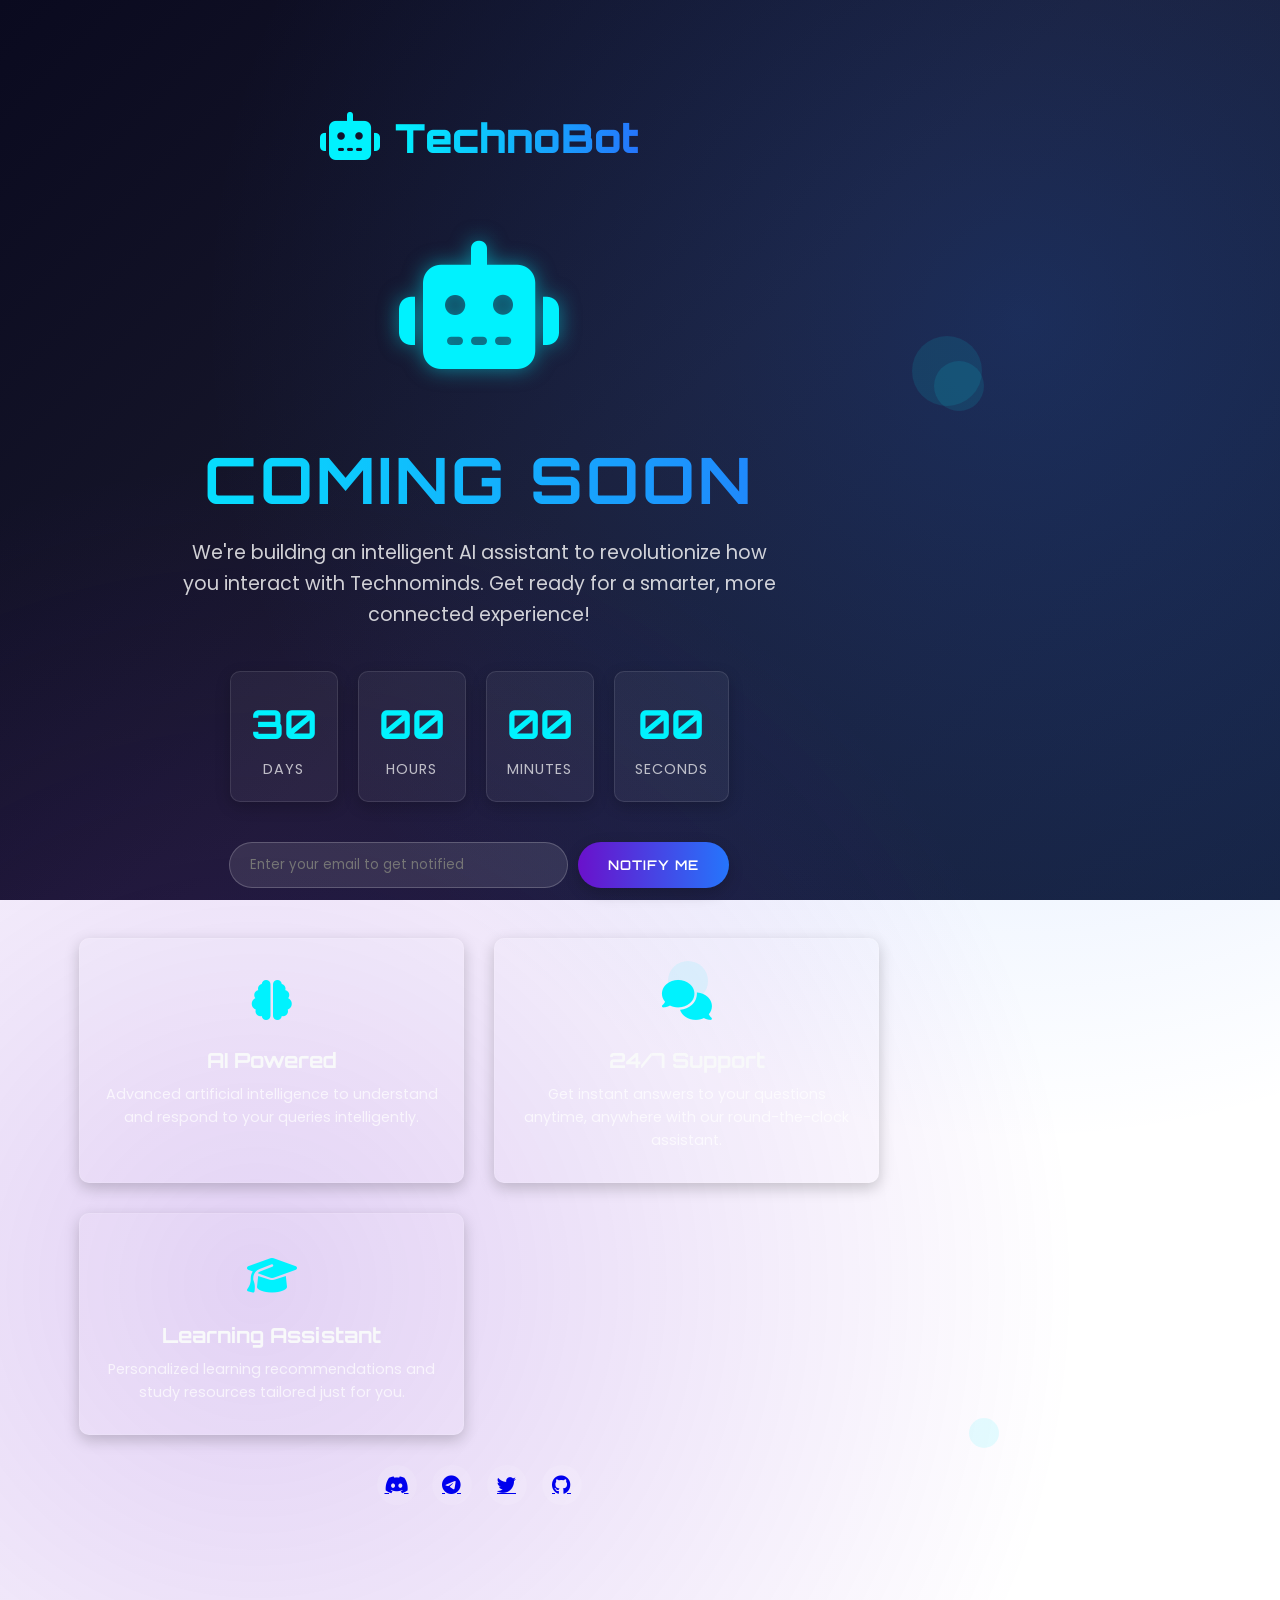
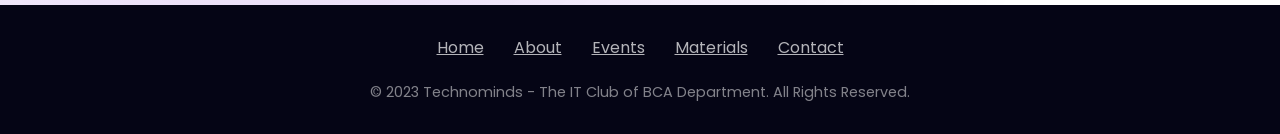
<file: bot.html>
<!DOCTYPE html>
<html lang="en">
<head>
    <meta charset="UTF-8">
    <meta name="viewport" content="width=device-width, initial-scale=1.0">
    <title>TechnoBot - Coming Soon | Technominds</title>
    <link rel="stylesheet" href="https://cdnjs.cloudflare.com/ajax/libs/font-awesome/6.4.0/css/all.min.css">
    <style>
         @import url("https://fonts.googleapis.com/css2?family=Orbitron:wght@400;700;900&family=Poppins:wght@300;400;500;600;700&display=swap");
        /* CSS Variables */
        :root {
            --primary: #6a11cb;
            --secondary: #2575fc;
            --accent: #00f2fe;
            --dark: #0a0a1f;
            --light: #f8f9fa;
            --success: #00d4aa;
            --warning: #ffc107;
            --danger: #dc3545;
            --transition: all 0.3s ease;
            --shadow: 0 5px 15px rgba(0, 0, 0, 0.2);
            --glow: 0 0 15px rgba(106, 17, 203, 0.5);
        }

        /* Base Styles */
        * {
            margin: 0;
            padding: 0;
            box-sizing: border-box;
        }

        html {
            scroll-behavior: smooth;
        }

        body {
            font-family: 'Poppins', sans-serif;
            line-height: 1.6;
            color: var(--light);
            background: linear-gradient(135deg, var(--dark) 0%, #1a1a2e 50%, #16213e 100%);
            overflow-x: hidden;
            background-attachment: fixed;
            min-height: 100vh;
            display: flex;
            flex-direction: column;
        }

        h1, h2, h3, h4, h5 {
            font-family: 'Orbitron', sans-serif;
            font-weight: 700;
            margin-bottom: 1rem;
            line-height: 1.2;
        }

        .container {
            width: 90%;
            max-width: 1200px;
            margin: 0 auto;
            padding: 0 15px;
        }

        .btn {
            display: inline-block;
            padding: 12px 30px;
            background: linear-gradient(to right, var(--primary), var(--secondary));
            color: white;
            border: none;
            border-radius: 30px;
            font-family: 'Orbitron', sans-serif;
            font-weight: 600;
            text-transform: uppercase;
            letter-spacing: 1px;
            cursor: pointer;
            transition: var(--transition);
            box-shadow: var(--shadow);
            position: relative;
            overflow: hidden;
            z-index: 1;
        }

        .btn::before {
            content: "";
            position: absolute;
            top: 0;
            left: -100%;
            width: 100%;
            height: 100%;
            background: linear-gradient(to right, var(--secondary), var(--primary));
            transition: var(--transition);
            z-index: -1;
        }

        .btn:hover::before {
            left: 0;
        }

        .btn:hover {
            transform: translateY(-3px);
            box-shadow: var(--glow);
        }

        /* Coming Soon Page Styles */
        .coming-soon {
            flex: 1;
            display: flex;
            align-items: center;
            justify-content: center;
            position: relative;
            overflow: hidden;
            padding: 100px 0;
        }

        .coming-soon::before {
            content: "";
            position: absolute;
            top: 0;
            left: 0;
            width: 100%;
            height: 100%;
            background: radial-gradient(circle at 20% 80%, rgba(106, 17, 203, 0.2) 0%, transparent 50%),
                        radial-gradient(circle at 80% 20%, rgba(37, 117, 252, 0.2) 0%, transparent 50%);
            z-index: -1;
        }

        .coming-soon-content {
            text-align: center;
            max-width: 800px;
            z-index: 2;
            position: relative;
        }

        .logo {
            display: flex;
            align-items: center;
            justify-content: center;
            gap: 15px;
            margin-bottom: 30px;
        }

        .logo-icon {
            font-size: 3rem;
            color: var(--accent);
        }

        .logo-text {
            font-family: 'Orbitron', sans-serif;
            font-size: 2.5rem;
            font-weight: 900;
            background: linear-gradient(to right, var(--accent), var(--secondary));
            -webkit-background-clip: text;
            background-clip: text;
            color: transparent;
        }

        .bot-icon {
            font-size: 8rem;
            color: var(--accent);
            margin-bottom: 30px;
            animation: float 3s ease-in-out infinite;
            text-shadow: 0 0 20px rgba(0, 242, 254, 0.5);
        }

        .coming-soon h1 {
            font-size: 4rem;
            background: linear-gradient(to right, var(--accent), var(--secondary));
            -webkit-background-clip: text;
            background-clip: text;
            color: transparent;
            margin-bottom: 20px;
            text-transform: uppercase;
            letter-spacing: 3px;
        }

        .coming-soon p {
            font-size: 1.2rem;
            margin-bottom: 40px;
            color: rgba(255, 255, 255, 0.8);
            max-width: 600px;
            margin-left: auto;
            margin-right: auto;
        }

        .countdown {
            display: flex;
            justify-content: center;
            gap: 20px;
            margin-bottom: 40px;
            flex-wrap: wrap;
        }

        .countdown-item {
            background: rgba(255, 255, 255, 0.05);
            border-radius: 10px;
            padding: 20px;
            min-width: 100px;
            box-shadow: var(--shadow);
            border: 1px solid rgba(255, 255, 255, 0.1);
            transition: var(--transition);
        }

        .countdown-item:hover {
            transform: translateY(-5px);
            box-shadow: var(--glow);
            border-color: rgba(0, 242, 254, 0.3);
        }

        .countdown-number {
            font-size: 2.5rem;
            font-weight: 700;
            color: var(--accent);
            font-family: 'Orbitron', sans-serif;
            display: block;
        }

        .countdown-label {
            font-size: 0.9rem;
            color: rgba(255, 255, 255, 0.7);
            text-transform: uppercase;
            letter-spacing: 1px;
        }

        .notify-form {
            display: flex;
            max-width: 500px;
            margin: 0 auto 40px;
            gap: 10px;
        }

        .notify-input {
            flex: 1;
            padding: 12px 20px;
            background: rgba(255, 255, 255, 0.1);
            border: 1px solid rgba(255, 255, 255, 0.2);
            border-radius: 30px;
            color: var(--light);
            font-family: 'Poppins', sans-serif;
            transition: var(--transition);
        }

        .notify-input:focus {
            outline: none;
            border-color: var(--accent);
            box-shadow: 0 0 0 2px rgba(0, 242, 254, 0.2);
        }

        .features {
            display: grid;
            grid-template-columns: repeat(auto-fit, minmax(250px, 1fr));
            gap: 30px;
            margin-top: 50px;
        }

        .feature {
            background: rgba(255, 255, 255, 0.05);
            border-radius: 10px;
            padding: 30px 20px;
            text-align: center;
            transition: var(--transition);
            box-shadow: var(--shadow);
            border: 1px solid rgba(255, 255, 255, 0.1);
        }

        .feature:hover {
            transform: translateY(-10px);
            box-shadow: var(--glow);
            border-color: rgba(0, 242, 254, 0.3);
        }

        .feature-icon {
            font-size: 2.5rem;
            color: var(--accent);
            margin-bottom: 15px;
        }

        .feature h3 {
            font-size: 1.3rem;
            margin-bottom: 10px;
            color: var(--light);
        }

        .feature p {
            font-size: 0.9rem;
            color: rgba(255, 255, 255, 0.7);
            margin-bottom: 0;
        }

        .social-links {
            display: flex;
            justify-content: center;
            gap: 15px;
            margin-top: 30px;
        }

        .social-links a {
            display: flex;
            align-items: center;
            justify-content: center;
            width: 40px;
            height: 40px;
            background: rgba(255, 255, 255, 0.1);
            border-radius: 50%;
            transition: var(--transition);
            font-size: 1.2rem;
        }

        .social-links a:hover {
            background: var(--accent);
            color: var(--dark);
            transform: translateY(-3px);
        }

        .floating-elements {
            position: absolute;
            width: 100%;
            height: 100%;
            top: 0;
            left: 0;
            pointer-events: none;
            z-index: 1;
        }

        .floating-element {
            position: absolute;
            background: rgba(0, 242, 254, 0.1);
            border-radius: 50%;
            animation: floatRandom 15s infinite linear;
        }

        .element-1 {
            width: 50px;
            height: 50px;
            top: 20%;
            left: 10%;
            animation-duration: 20s;
        }

        .element-2 {
            width: 30px;
            height: 30px;
            top: 60%;
            left: 80%;
            animation-duration: 25s;
        }

        .element-3 {
            width: 70px;
            height: 70px;
            top: 80%;
            left: 20%;
            animation-duration: 30s;
        }

        .element-4 {
            width: 40px;
            height: 40px;
            top: 40%;
            left: 70%;
            animation-duration: 18s;
        }

        /* Animations */
        @keyframes float {
            0% {
                transform: translateY(0);
            }
            50% {
                transform: translateY(-15px);
            }
            100% {
                transform: translateY(0);
            }
        }

        @keyframes floatRandom {
            0% {
                transform: translate(0, 0) rotate(0deg);
            }
            25% {
                transform: translate(50px, 50px) rotate(90deg);
            }
            50% {
                transform: translate(100px, 0) rotate(180deg);
            }
            75% {
                transform: translate(50px, -50px) rotate(270deg);
            }
            100% {
                transform: translate(0, 0) rotate(360deg);
            }
        }

        @keyframes pulse {
            0% {
                transform: scale(1);
                opacity: 1;
            }
            50% {
                transform: scale(1.05);
                opacity: 0.8;
            }
            100% {
                transform: scale(1);
                opacity: 1;
            }
        }

        .pulse {
            animation: pulse 2s infinite;
        }

        /* Footer */
        footer {
            background: #050515;
            padding: 30px 0;
            text-align: center;
            margin-top: auto;
        }

        .footer-links {
            display: flex;
            justify-content: center;
            gap: 30px;
            margin-bottom: 20px;
            flex-wrap: wrap;
        }

        .footer-links a {
            color: rgba(255, 255, 255, 0.7);
            transition: var(--transition);
        }

        .footer-links a:hover {
            color: var(--accent);
        }

        .copyright {
            color: rgba(255, 255, 255, 0.5);
            font-size: 0.9rem;
        }

        /* Responsive Styles */
        @media (max-width: 768px) {
            .coming-soon h1 {
                font-size: 2.5rem;
            }
            
            .bot-icon {
                font-size: 5rem;
            }
            
            .countdown {
                gap: 10px;
            }
            
            .countdown-item {
                min-width: 80px;
                padding: 15px 10px;
            }
            
            .countdown-number {
                font-size: 2rem;
            }
            
            .notify-form {
                flex-direction: column;
            }
            
            .features {
                grid-template-columns: 1fr;
            }
        }

        @media (max-width: 576px) {
            .coming-soon h1 {
                font-size: 2rem;
            }
            
            .logo-text {
                font-size: 1.8rem;
            }
            
            .logo-icon {
                font-size: 2rem;
            }
            
            .countdown-item {
                min-width: 70px;
            }
            
            .countdown-number {
                font-size: 1.5rem;
            }
        }
    </style>
</head>
<body>
    <!-- Coming Soon Section -->
    <section class="coming-soon">
        <div class="floating-elements">
            <div class="floating-element element-1"></div>
            <div class="floating-element element-2"></div>
            <div class="floating-element element-3"></div>
            <div class="floating-element element-4"></div>
        </div>
        
        <div class="container">
            <div class="coming-soon-content">
                <div class="logo">
                    <div class="logo-icon">
                        <i class="fas fa-robot"></i>
                    </div>
                    <div class="logo-text">TechnoBot</div>
                </div>
                
                <div class="bot-icon">
                    <i class="fas fa-robot pulse"></i>
                </div>
                
                <h1>Coming Soon</h1>
                <p>We're building an intelligent AI assistant to revolutionize how you interact with Technominds. Get ready for a smarter, more connected experience!</p>
                
                <div class="countdown">
                    <div class="countdown-item">
                        <span class="countdown-number" id="days">10</span>
                        <span class="countdown-label">Days</span>
                    </div>
                    <div class="countdown-item">
                        <span class="countdown-number" id="hours">00</span>
                        <span class="countdown-label">Hours</span>
                    </div>
                    <div class="countdown-item">
                        <span class="countdown-number" id="minutes">00</span>
                        <span class="countdown-label">Minutes</span>
                    </div>
                    <div class="countdown-item">
                        <span class="countdown-number" id="seconds">00</span>
                        <span class="countdown-label">Seconds</span>
                    </div>
                </div>
                
                <form class="notify-form" id="notifyForm">
                    <input type="email" class="notify-input" placeholder="Enter your email to get notified" required>
                    <button type="submit" class="btn">Notify Me</button>
                </form>
                
                <div class="features">
                    <div class="feature">
                        <div class="feature-icon">
                            <i class="fas fa-brain"></i>
                        </div>
                        <h3>AI Powered</h3>
                        <p>Advanced artificial intelligence to understand and respond to your queries intelligently.</p>
                    </div>
                    <div class="feature">
                        <div class="feature-icon">
                            <i class="fas fa-comments"></i>
                        </div>
                        <h3>24/7 Support</h3>
                        <p>Get instant answers to your questions anytime, anywhere with our round-the-clock assistant.</p>
                    </div>
                    <div class="feature">
                        <div class="feature-icon">
                            <i class="fas fa-graduation-cap"></i>
                        </div>
                        <h3>Learning Assistant</h3>
                        <p>Personalized learning recommendations and study resources tailored just for you.</p>
                    </div>
                </div>
                
                <div class="social-links">
                    <a href="#"><i class="fab fa-discord"></i></a>
                    <a href="#"><i class="fab fa-telegram"></i></a>
                    <a href="#"><i class="fab fa-twitter"></i></a>
                    <a href="#"><i class="fab fa-github"></i></a>
                </div>
            </div>
        </div>
    </section>
    
    <!-- Footer -->
    <footer>
        <div class="container">
            <div class="footer-links">
                <a href="index.html">Home</a>
                <a href="index.html#about">About</a>
                <a href="index.html#events">Events</a>
                <a href="material.html">Materials</a>
                <a href="index.html#contact">Contact</a>
            </div>
            <div class="copyright">
                <p>&copy; 2023 Technominds - The IT Club of BCA Department. All Rights Reserved.</p>
            </div>
        </div>
    </footer>

    <script>
        // Countdown Timer
        function updateCountdown() {
            // Set the launch date (example: 30 days from now)
            const launchDate = new Date();
            launchDate.setDate(launchDate.getDate() + 30);
            
            const now = new Date().getTime();
            const distance = launchDate - now;
            
            // Calculate days, hours, minutes, seconds
            const days = Math.floor(distance / (1000 * 60 * 60 * 24));
            const hours = Math.floor((distance % (1000 * 60 * 60 * 24)) / (1000 * 60 * 60));
            const minutes = Math.floor((distance % (1000 * 60 * 60)) / (1000 * 60));
            const seconds = Math.floor((distance % (1000 * 60)) / 1000);
            
            // Display the results
            document.getElementById("days").textContent = days.toString().padStart(2, '0');
            document.getElementById("hours").textContent = hours.toString().padStart(2, '0');
            document.getElementById("minutes").textContent = minutes.toString().padStart(2, '0');
            document.getElementById("seconds").textContent = seconds.toString().padStart(2, '0');
            
            // If the countdown is finished
            if (distance < 0) {
                clearInterval(countdownTimer);
                document.getElementById("days").textContent = "00";
                document.getElementById("hours").textContent = "00";
                document.getElementById("minutes").textContent = "00";
                document.getElementById("seconds").textContent = "00";
            }
        }
        
        // Update the countdown every second
        const countdownTimer = setInterval(updateCountdown, 1000);
        
        // Initial call
        updateCountdown();
        
        // Notification Form
        document.getElementById('notifyForm').addEventListener('submit', function(e) {
            e.preventDefault();
            const email = this.querySelector('input[type="email"]').value;
            
            // In a real application, you would send this to your server
            // For now, we'll just show a confirmation message
            alert(`Thank you! We'll notify you at ${email} when TechnoBot is launched.`);
            this.reset();
        });
        
        // Floating elements animation
        document.querySelectorAll('.floating-element').forEach(element => {
            // Randomize initial position and animation
            const randomX = Math.random() * 80 + 10; // 10% to 90%
            const randomY = Math.random() * 80 + 10;
            const randomDuration = Math.random() * 20 + 15; // 15s to 35s
            
            element.style.left = `${randomX}%`;
            element.style.top = `${randomY}%`;
            element.style.animationDuration = `${randomDuration}s`;
        });
    </script>
</body>
</html>
</file>
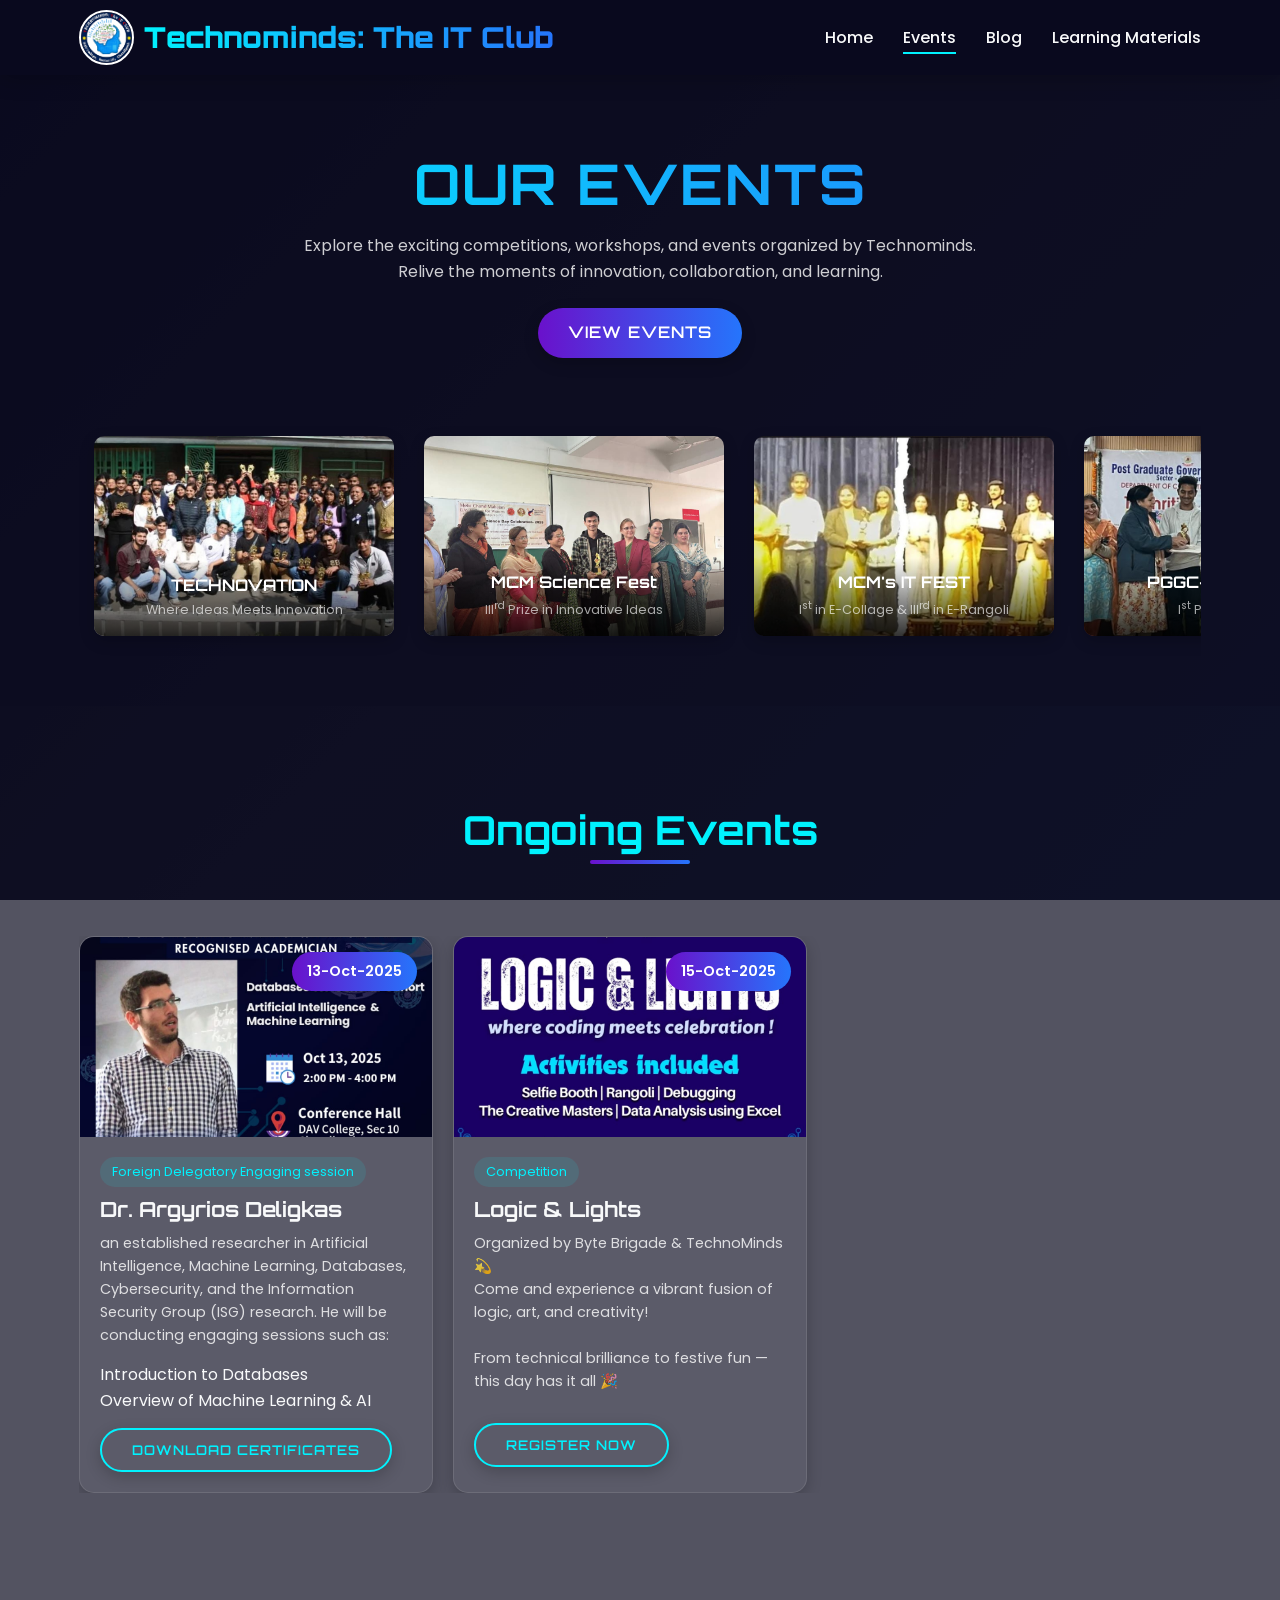
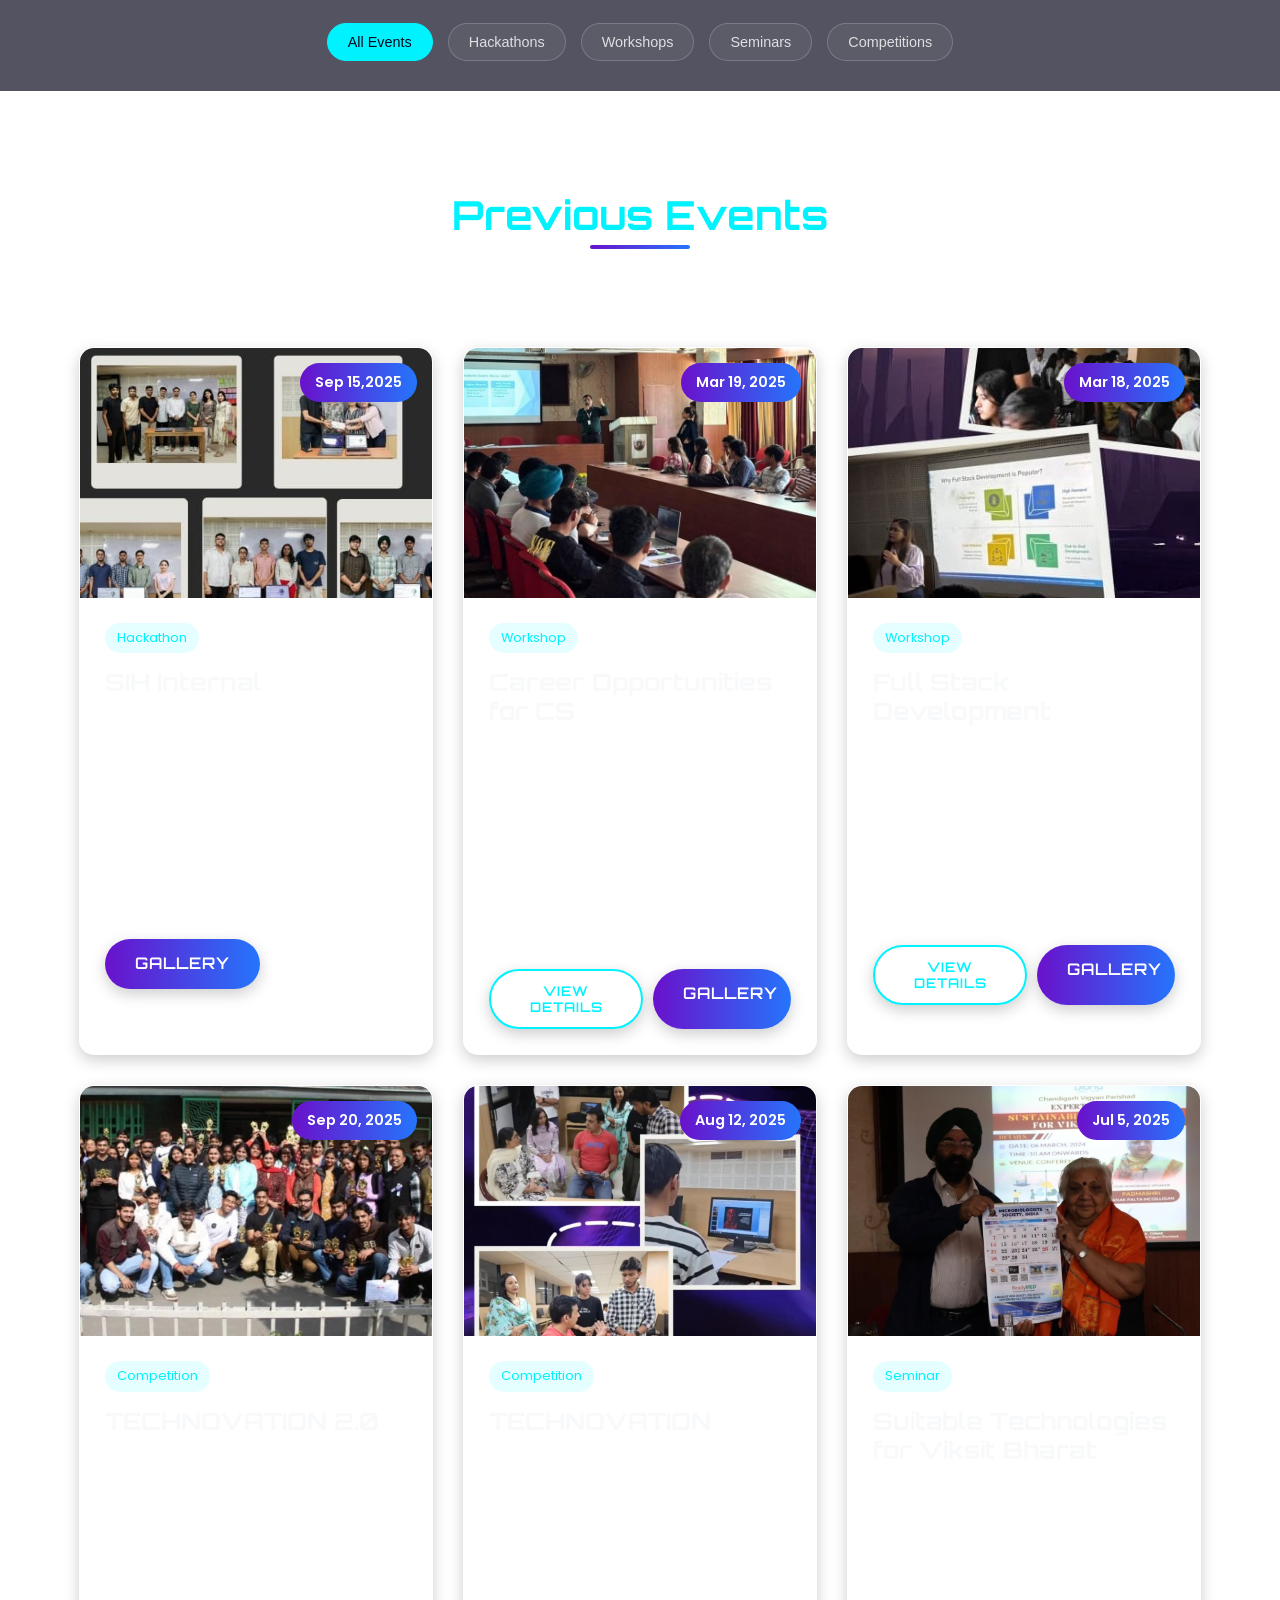
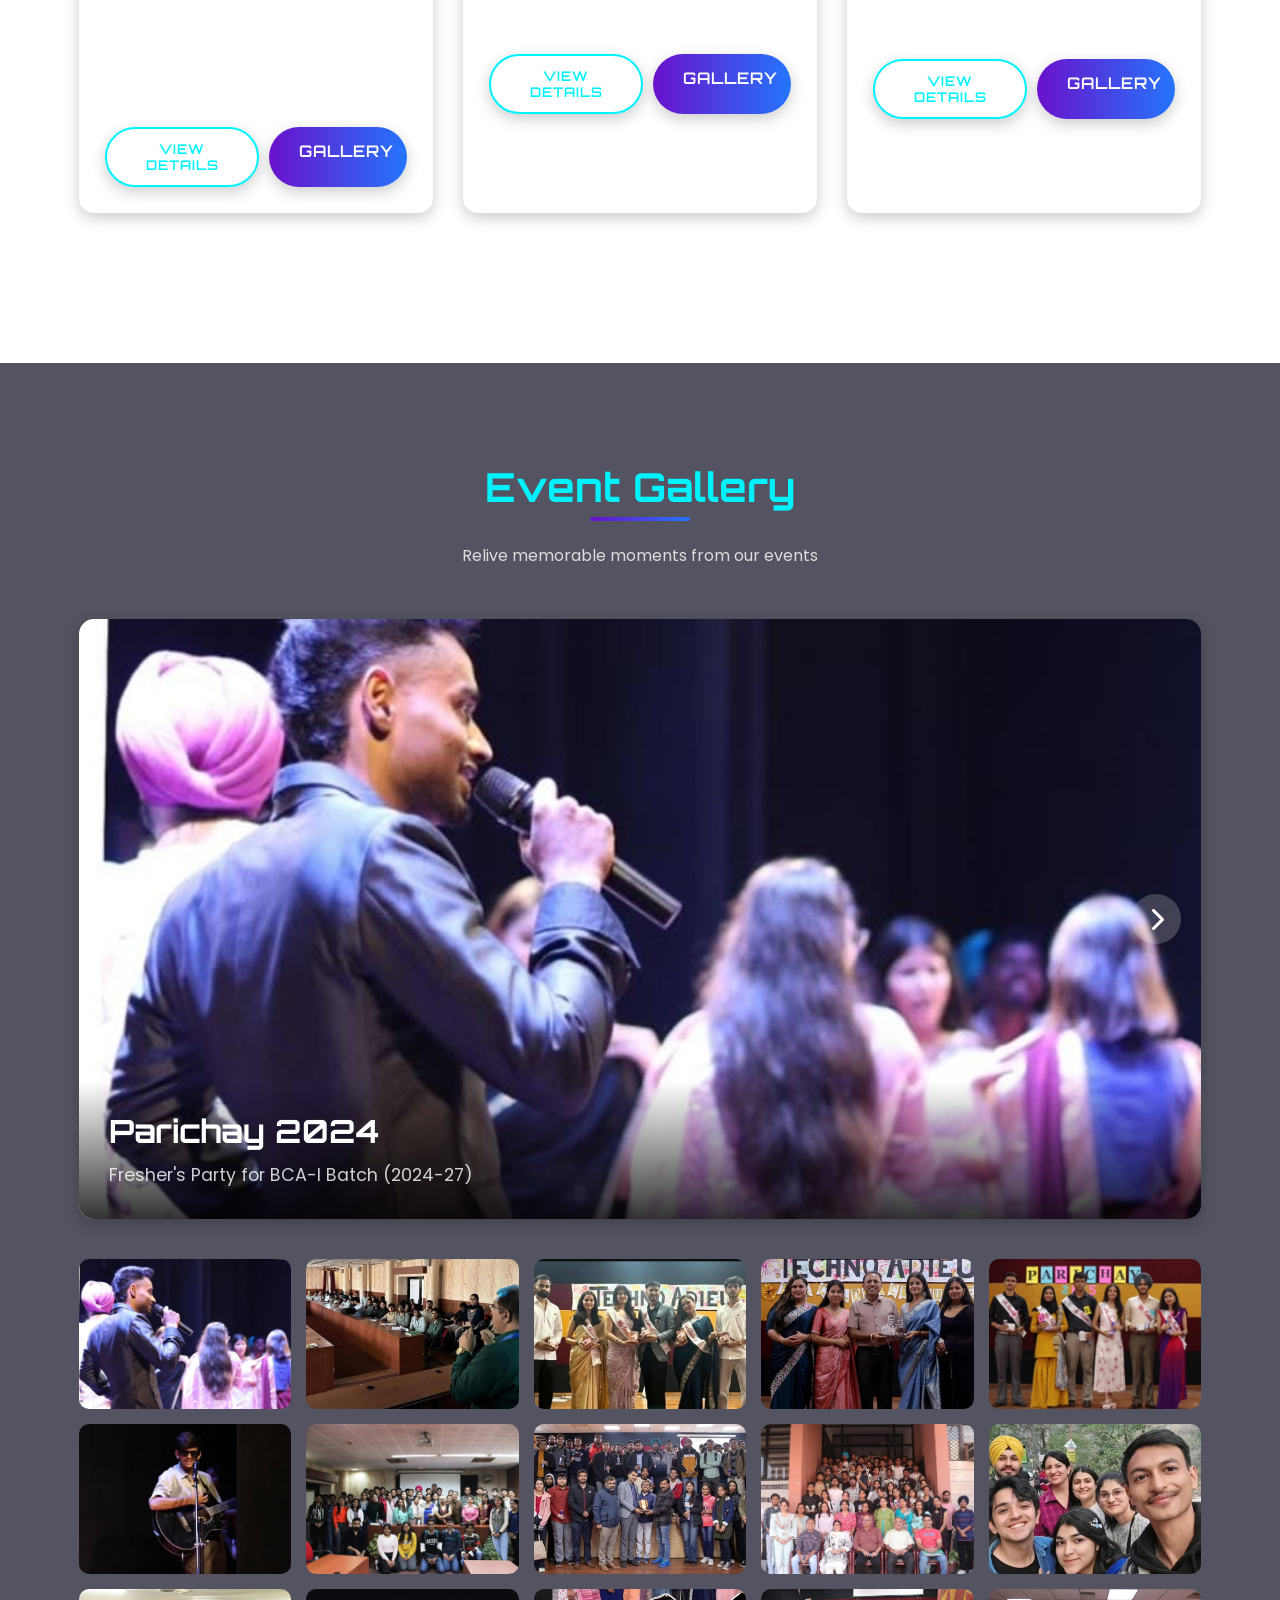
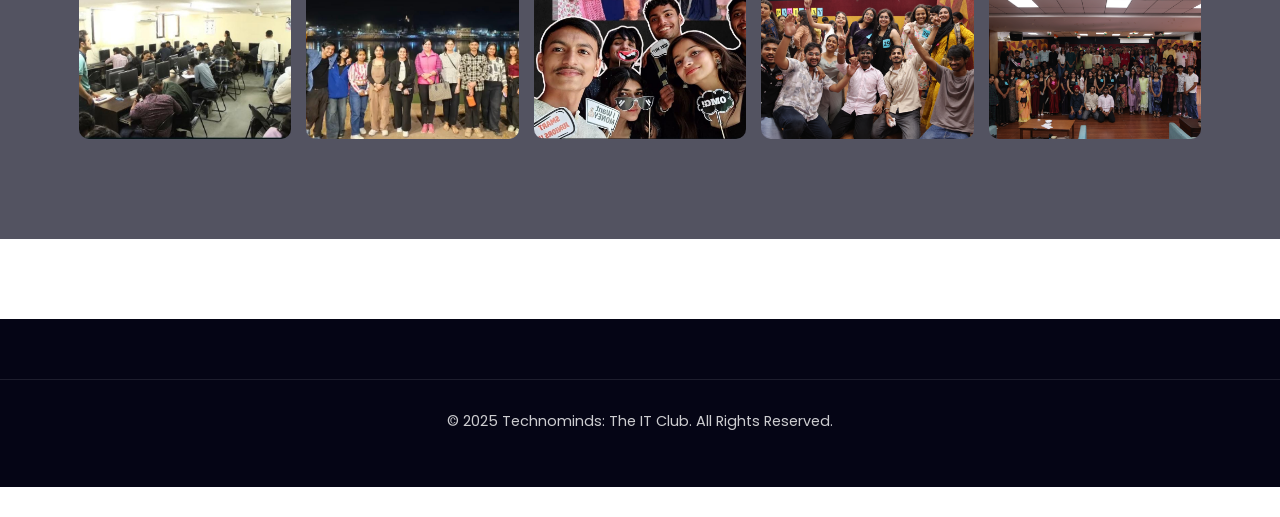
<file: events.html>
<!DOCTYPE html>
<html lang="en">
<head>
    <meta charset="UTF-8">
    <meta name="viewport" content="width=device-width, initial-scale=1.0">
    <title>Events - Technominds</title>
    <link rel="stylesheet" href="https://cdnjs.cloudflare.com/ajax/libs/font-awesome/6.4.0/css/all.min.css">
    <style>
        /* CSS Variables */
        @import url("https://fonts.googleapis.com/css2?family=Orbitron:wght@400;700;900&family=Poppins:wght@300;400;500;600;700&display=swap");
        :root {
            --primary: #6a11cb;
            --secondary: #2575fc;
            --accent: #00f2fe;
            --dark: #0a0a1f;
            --light: #f8f9fa;
            --success: #00d4aa;
            --warning: #ffc107;
            --danger: #dc3545;
            --transition: all 0.3s ease;
            --shadow: 0 5px 15px rgba(0, 0, 0, 0.2);
            --glow: 0 0 15px rgba(106, 17, 203, 0.5);
        }

        /* Base Styles */
        * {
            margin: 0;
            padding: 0;
            box-sizing: border-box;
        }

        html {
            scroll-behavior: smooth;
        }

        body {
            font-family: 'Poppins', sans-serif;
            line-height: 1.6;
            color: var(--light);
            background: linear-gradient(135deg, var(--dark) 0%, #1a1a2e 50%, #16213e 100%);
            overflow-x: hidden;
            background-attachment: fixed;
        }

        h1, h2, h3, h4, h5 {
            font-family: 'Orbitron', sans-serif;
            font-weight: 700;
            margin-bottom: 1rem;
            line-height: 1.2;
        }

        h1 {
            font-size: 3.5rem;
            background: linear-gradient(to right, var(--accent), var(--secondary));
            -webkit-background-clip: text;
            background-clip: text;
            color: transparent;
            text-transform: uppercase;
            letter-spacing: 2px;
        }

        h2 {
            font-size: 2.5rem;
            color: var(--accent);
            position: relative;
            display: inline-block;
            margin-bottom: 2rem;
        }

        h2::after {
            content: "";
            position: absolute;
            bottom: -10px;
            left: 0;
            width: 60px;
            height: 4px;
            background: linear-gradient(to right, var(--primary), var(--secondary));
            border-radius: 2px;
        }

        p {
            margin-bottom: 1.5rem;
            color: rgba(255, 255, 255, 0.8);
        }

        a {
            text-decoration: none;
            color: inherit;
            transition: var(--transition);
        }

        ul {
            list-style: none;
        }

        img {
            max-width: 100%;
            height: auto;
            display: block;
        }

        .container {
            width: 90%;
            max-width: 1200px;
            margin: 0 auto;
            padding: 0 15px;
        }

        .section {
            padding: 100px 0;
        }

        .btn {
            display: inline-block;
            padding: 12px 30px;
            background: linear-gradient(to right, var(--primary), var(--secondary));
            color: white;
            border: none;
            border-radius: 30px;
            font-family: 'Orbitron', sans-serif;
            font-weight: 600;
            text-transform: uppercase;
            letter-spacing: 1px;
            cursor: pointer;
            transition: var(--transition);
            box-shadow: var(--shadow);
            position: relative;
            overflow: hidden;
            z-index: 1;
        }

        .btn::before {
            content: "";
            position: absolute;
            top: 0;
            left: -100%;
            width: 100%;
            height: 100%;
            background: linear-gradient(to right, var(--secondary), var(--primary));
            transition: var(--transition);
            z-index: -1;
        }

        .btn:hover::before {
            left: 0;
        }

        .btn:hover {
            transform: translateY(-3px);
            box-shadow: var(--glow);
        }

        .btn-outline {
            background: transparent;
            border: 2px solid var(--accent);
            color: var(--accent);
        }

        .btn-outline:hover {
            background: var(--accent);
            color: var(--dark);
        }

        .section-title {
            text-align: center;
            margin-bottom: 50px;
        }

        .section-title h2 {
            display: inline-block;
        }

        .section-title h2::after {
            left: 50%;
            transform: translateX(-50%);
            width: 100px;
        }

        /* Header & Navigation */
        header {
            position: fixed;
            top: 0;
            left: 0;
            width: 100%;
            z-index: 1000;
            background: rgba(10, 10, 31, 0.95);
            backdrop-filter: blur(10px);
            box-shadow: 0 5px 20px rgba(0, 0, 0, 0.2);
            transition: var(--transition);
        }

        header.scrolled {
            background: rgba(10, 10, 31, 0.85);
        }

        .navbar {
            display: flex;
            justify-content: space-between;
            align-items: center;
            padding: 10px 0;
            transition: var(--transition);
        }

        header.scrolled .navbar {
            padding: 5px 0;
        }

        .logo {
            display: flex;
            align-items: center;
            gap: 10px;
        }

        .logo-img {
            height: 55px;
            width: 55px;
            border: 2px solid white;
            border-radius: 50%;
            object-fit: cover;
        }

        .logo-text {
            font-family: "Orbitron", sans-serif;
            font-size: 1.8rem;
            font-weight: 900;
            background: linear-gradient(to right, var(--accent), var(--secondary));
            -webkit-background-clip: text;
            background-clip: text;
            color: transparent;
        }

        .nav-links {
            display: flex;
            gap: 30px;
        }

        .nav-links a {
            font-weight: 500;
            position: relative;
            padding: 5px 0;
        }

        .nav-links a::after {
            content: "";
            position: absolute;
            bottom: 0;
            left: 0;
            width: 0;
            height: 2px;
            background: var(--accent);
            transition: var(--transition);
        }

        .nav-links a:hover::after,
        .nav-links a.active::after {
            width: 100%;
        }

        .menu-toggle {
            display: none;
            background: none;
            border: none;
            color: var(--light);
            font-size: 1.5rem;
            cursor: pointer;
            z-index: 1001;
        }

        /* Marquee Gallery Section - FIXED */
        .marquee-section {
            background: rgba(10, 10, 31, 0.8);
            overflow: hidden;
            text-align: center;
            position: relative;
            padding-top: 180px;
            padding-bottom: 50px;
            margin-top: -30px;
        }

        .marquee-container {
            position: relative;
            overflow: hidden;
            padding: 20px 0;
        }

        .marquee-track {
            display: flex;
            animation: marqueeScroll 40s linear infinite;
            width: max-content;
        }

        .marquee-item {
            flex: 0 0 auto;
            width: 300px;
            margin: 0 15px;
            border-radius: 10px;
            overflow: hidden;
            box-shadow: var(--shadow);
            transition: var(--transition);
            position: relative;
        }

        .marquee-item:hover {
            transform: translateY(-5px);
            box-shadow: var(--glow);
        }

        .marquee-item img {
            width: 100%;
            height: 200px;
            object-fit: cover;
            display: block;
        }

        .marquee-overlay {
            position: absolute;
            bottom: 0;
            left: 0;
            width: 100%;
            background: linear-gradient(to top, rgba(0,0,0,0.8), transparent);
            padding: 15px;
            color: white;
        }

        .marquee-overlay h4 {
            font-size: 1rem;
            margin-bottom: 5px;
        }

        .marquee-overlay p {
            font-size: 0.8rem;
            margin-bottom: 0;
            opacity: 0.8;
        }

        @keyframes marqueeScroll {
            0% {
                transform: translateX(0);
            }
            100% {
                transform: translateX(-50%);
            }
        }

        .marquee-container:hover .marquee-track {
            animation-play-state: paused;
        }

        /* Recent Wins Section */
        .recent-wins-section {
            background: rgba(10, 10, 31, 0.7);
        }

        .wins-container {
            position: relative;
            overflow: hidden;
        }

        .wins-track {
            display: flex;
            gap: 20px;
            transition: transform 0.5s ease;
        }

        .win-card {
            flex: 0 0 calc(33.333% - 20px);
            background: rgba(255, 255, 255, 0.05);
            border-radius: 15px;
            overflow: hidden;
            transition: var(--transition);
            box-shadow: var(--shadow);
            border: 1px solid rgba(255, 255, 255, 0.1);
        }

        .win-card:hover {
            transform: translateY(-10px);
            box-shadow: var(--glow);
            border-color: rgba(0, 242, 254, 0.3);
        }

        .win-image {
            height: 200px;
            overflow: hidden;
            position: relative;
        }

        .win-image img {
            width: 100%;
            height: 100%;
            object-fit: cover;
            transition: var(--transition);
        }

        .win-card:hover .win-image img {
            transform: scale(1.1);
        }

        .win-prize {
            position: absolute;
            top: 15px;
            right: 15px;
            background: linear-gradient(to right, var(--primary), var(--secondary));
            color: white;
            padding: 8px 15px;
            border-radius: 20px;
            font-size: 0.9rem;
            font-weight: 600;
        }

        .win-content {
            padding: 20px;
        }

        .win-event {
            display: inline-block;
            background: rgba(0, 242, 254, 0.1);
            color: var(--accent);
            padding: 5px 12px;
            border-radius: 15px;
            font-size: 0.8rem;
            margin-bottom: 10px;
        }

        .win-content h3 {
            font-size: 1.3rem;
            margin-bottom: 10px;
            color: var(--light);
        }

        .win-content p {
            font-size: 0.9rem;
            margin-bottom: 15px;
            color: rgba(255, 255, 255, 0.8);
        }

        .win-stats {
            display: flex;
            justify-content: space-between;
            margin-bottom: 15px;
            font-size: 0.9rem;
            color: rgba(255, 255, 255, 0.6);
        }

        .win-stat {
            display: flex;
            align-items: center;
            gap: 5px;
        }

        .win-actions {
            display: flex;
            gap: 10px;
        }

        .wins-nav {
            display: flex;
            justify-content: center;
            gap: 15px;
            margin-top: 30px;
        }

        .wins-nav button {
            background: rgba(255, 255, 255, 0.1);
            border: none;
            color: white;
            width: 40px;
            height: 40px;
            border-radius: 50%;
            cursor: pointer;
            font-size: 1.2rem;
            transition: var(--transition);
        }

        .wins-nav button:hover {
            background: var(--accent);
            color: var(--dark);
        }

        /* Events Filter */
        .events-filter {
            background: rgba(10, 10, 31, 0.7);
            padding: 30px 0;
            position: sticky;
            top: 80px;
            z-index: 100;
        }

        .filter-options {
            display: flex;
            justify-content: center;
            flex-wrap: wrap;
            gap: 15px;
        }

        .filter-btn {
            padding: 10px 20px;
            background: rgba(255, 255, 255, 0.05);
            border: 1px solid rgba(255, 255, 255, 0.2);
            border-radius: 30px;
            color: rgba(255, 255, 255, 0.8);
            cursor: pointer;
            transition: var(--transition);
            font-size: 0.9rem;
        }

        .filter-btn.active,
        .filter-btn:hover {
            background: var(--accent);
            color: var(--dark);
            border-color: var(--accent);
        }

        /* Events Grid */
        .events-grid {
            display: grid;
            grid-template-columns: repeat(auto-fill, minmax(350px, 1fr));
            gap: 30px;
            margin-bottom: 50px;
        }

        .event-card {
            background: rgba(255, 255, 255, 0.05);
            border-radius: 15px;
            overflow: hidden;
            transition: var(--transition);
            box-shadow: var(--shadow);
            border: 1px solid rgba(255, 255, 255, 0.1);
        }

        .event-card:hover {
            transform: translateY(-10px);
            box-shadow: var(--glow);
            border-color: rgba(0, 242, 254, 0.3);
        }

        .event-image {
            height: 250px;
            overflow: hidden;
            position: relative;
        }

        .event-image img {
            width: 100%;
            height: 100%;
            object-fit: cover;
            transition: var(--transition);
        }

        .event-card:hover .event-image img {
            transform: scale(1.1);
        }

        .event-date {
            position: absolute;
            top: 15px;
            right: 15px;
            background: linear-gradient(to right, var(--primary), var(--secondary));
            color: white;
            padding: 8px 15px;
            border-radius: 20px;
            font-size: 0.9rem;
            font-weight: 600;
        }

        .event-content {
            padding: 25px;
        }

        .event-category {
            display: inline-block;
            background: rgba(0, 242, 254, 0.1);
            color: var(--accent);
            padding: 5px 12px;
            border-radius: 15px;
            font-size: 0.8rem;
            margin-bottom: 15px;
        }

        .event-content h3 {
            font-size: 1.5rem;
            margin-bottom: 10px;
            color: var(--light);
        }

        .event-content p {
            font-size: 0.95rem;
            margin-bottom: 20px;
            color: rgba(255, 255, 255, 0.8);
        }

        .event-stats {
            display: flex;
            justify-content: space-between;
            margin-bottom: 20px;
            font-size: 0.9rem;
            color: rgba(255, 255, 255, 0.6);
        }

        .event-stat {
            display: flex;
            align-items: center;
            gap: 5px;
        }

        .event-actions {
            display: flex;
            gap: 10px;
        }

        /* Enhanced Gallery Section */
        .gallery-section {
            background: rgba(10, 10, 31, 0.7);
            position: relative;
            overflow: hidden;
        }

        .gallery-slideshow {
            position: relative;
            width: 100%;
            height: 600px;
            overflow: hidden;
            border-radius: 15px;
            box-shadow: var(--shadow);
        }

        .slideshow-container {
            width: 100%;
            height: 100%;
            position: relative;
        }

        .slide {
            position: absolute;
            top: 0;
            left: 0;
            width: 100%;
            height: 100%;
            opacity: 0;
            transition: opacity 1s ease-in-out;
            display: flex;
            align-items: center;
            justify-content: center;
        }

        .slide.active {
            opacity: 1;
        }

        .slide img {
            width: 100%;
            height: 100%;
            object-fit: cover;
        }

        .slide-overlay {
            position: absolute;
            bottom: 0;
            left: 0;
            width: 100%;
            background: linear-gradient(to top, rgba(0,0,0,0.8), transparent);
            padding: 30px;
            color: white;
        }

        .slide-overlay h3 {
            font-size: 2rem;
            margin-bottom: 10px;
        }

        .slide-overlay p {
            font-size: 1.1rem;
            margin-bottom: 0;
            max-width: 80%;
        }

        .gallery-nav {
            position: absolute;
            top: 50%;
            transform: translateY(-50%);
            width: 100%;
            display: flex;
            justify-content: space-between;
            padding: 0 20px;
            z-index: 10;
        }

        .gallery-nav button {
            background: rgba(255, 255, 255, 0.2);
            border: none;
            color: white;
            width: 50px;
            height: 50px;
            border-radius: 50%;
            cursor: pointer;
            font-size: 1.5rem;
            transition: var(--transition);
            display: flex;
            align-items: center;
            justify-content: center;
        }

        .gallery-nav button:hover {
            background: var(--accent);
            color: var(--dark);
        }

        .gallery-dots {
            display: flex;
            justify-content: center;
            gap: 10px;
            margin-top: 20px;
        }

        .dot {
            width: 12px;
            height: 12px;
            border-radius: 50%;
            background: rgba(255, 255, 255, 0.3);
            cursor: pointer;
            transition: var(--transition);
        }

        .dot.active {
            background: var(--accent);
            transform: scale(1.2);
        }

        /* Gallery Grid for Thumbnails */
        .gallery-grid {
            display: grid;
            grid-template-columns: repeat(auto-fill, minmax(200px, 1fr));
            gap: 15px;
            margin-top: 40px;
        }

        .gallery-item {
            border-radius: 10px;
            overflow: hidden;
            height: 150px;
            position: relative;
            cursor: pointer;
            transition: var(--transition);
        }

        .gallery-item:hover {
            transform: scale(1.05);
            box-shadow: var(--glow);
        }

        .gallery-item img {
            width: 100%;
            height: 100%;
            object-fit: cover;
        }

        .gallery-item-overlay {
            position: absolute;
            bottom: 0;
            left: 0;
            width: 100%;
            background: linear-gradient(to top, rgba(0,0,0,0.8), transparent);
            padding: 10px;
            transform: translateY(100%);
            transition: var(--transition);
        }

        .gallery-item:hover .gallery-item-overlay {
            transform: translateY(0);
        }

        .gallery-item-overlay h4 {
            font-size: 0.9rem;
            margin-bottom: 3px;
        }

        .gallery-item-overlay p {
            font-size: 0.7rem;
            margin-bottom: 0;
            color: rgba(255, 255, 255, 0.8);
        }

        /* Footer */
        footer {
            background: #050515;
            padding: 60px 0 30px;
            margin-top: 80px;
        }

        .footer-content {
            display: grid;
            grid-template-columns: repeat(3, 1fr);
            gap: 40px;
            margin-bottom: 40px;
        }

        .footer-col h3 {
            font-size: 1.3rem;
            margin-bottom: 20px;
            color: var(--accent);
        }

        .footer-col p {
            margin-bottom: 20px;
        }

        .footer-links li {
            margin-bottom: 10px;
        }

        .footer-links a {
            color: rgba(255, 255, 255, 0.7);
            transition: var(--transition);
        }

        .footer-links a:hover {
            color: var(--accent);
            padding-left: 5px;
        }

        .social-links {
            display: flex;
            gap: 15px;
            margin-top: 20px;
        }

        .social-links a {
            display: flex;
            align-items: center;
            justify-content: center;
            width: 40px;
            height: 40px;
            background: rgba(255, 255, 255, 0.1);
            border-radius: 50%;
            transition: var(--transition);
        }

        .social-links a:hover {
            background: var(--accent);
            color: var(--dark);
            transform: translateY(-5px);
        }

        .copyright {
            text-align: center;
            padding-top: 30px;
            border-top: 1px solid rgba(255, 255, 255, 0.1);
            color: rgba(255, 255, 255, 0.5);
            font-size: 0.9rem;
        }

        /* Responsive Styles */
        @media (max-width: 1200px) {
            .container {
                width: 95%;
            }
            
            .win-card {
                flex: 0 0 calc(50% - 20px);
            }
            
            .gallery-slideshow {
                height: 500px;
            }
        }

        @media (max-width: 992px) {
            h1 {
                font-size: 3rem;
            }

            h2 {
                font-size: 2rem;
            }

            .footer-content {
                grid-template-columns: repeat(2, 1fr);
            }
            
            .events-grid {
                grid-template-columns: repeat(auto-fill, minmax(300px, 1fr));
            }
            
            .gallery-slideshow {
                height: 400px;
            }
            
            .slide-overlay h3 {
                font-size: 1.5rem;
            }
            
            .slide-overlay p {
                font-size: 1rem;
                max-width: 90%;
            }
        }

        @media (max-width: 768px) {
            .menu-toggle {
                display: block;
            }

            .nav-links {
                position: fixed;
                top: 80px;
                left: -100%;
                width: 100%;
                height: calc(100vh - 80px);
                background: rgba(10, 10, 31, 0.95);
                flex-direction: column;
                align-items: center;
                justify-content: flex-start;
                padding-top: 50px;
                transition: var(--transition);
                z-index: 999;
            }

            .nav-links.active {
                left: 0;
            }

            .section {
                padding: 80px 0;
            }
            
            .marquee-section {
                padding-top: 140px;
                padding-bottom: 30px;
            }

            .events-grid {
                grid-template-columns: 1fr;
            }
            
            .win-card {
                flex: 0 0 100%;
            }

            .gallery-grid {
                grid-template-columns: repeat(2, 1fr);
            }

            .footer-content {
                grid-template-columns: 1fr;
                gap: 30px;
            }
            
            .event-actions {
                flex-direction: column;
            }
            
            .event-actions .btn {
                width: 100%;
                text-align: center;
            }
            
            .filter-options {
                gap: 10px;
            }
            
            .filter-btn {
                padding: 8px 15px;
                font-size: 0.8rem;
            }
            
            .marquee-item {
                width: 250px;
            }
            
            .event-image {
                height: 200px;
            }

            .gallery-slideshow {
                height: 300px;
            }
            
            .gallery-nav button {
                width: 40px;
                height: 40px;
                font-size: 1.2rem;
            }
            
            .slide-overlay {
                padding: 20px;
            }
            
            .slide-overlay h3 {
                font-size: 1.3rem;
            }
            
            .slide-overlay p {
                font-size: 0.9rem;
                max-width: 100%;
            }
        }

        @media (max-width: 576px) {
            .gallery-grid{
                display: none;
            }
 
            .section {
            padding: 60px 0;
            }

            h1 {
                font-size: 2.2rem;
            }

            h2 {
                font-size: 1.8rem;
            }
            
            .section-title h2::after {
                width: 80px;
            }

            .marquee-section {
                padding-top: 120px;
            }
            
            .marquee-item {
                width: 200px;
                margin: 0 10px;
            }
            
            .marquee-item img {
                height: 150px;
            }

            .gallery-grid {
                grid-template-columns: 1fr;
            }
            
            .event-stats {
                flex-direction: column;
                gap: 10px;
            }
            
            .logo-text {
                font-size: 1.1rem;
            }
            
            .logo-img {
                height: 50px;
                width: 50px;
            }
            
            .gallery-slideshow {
                height: 250px;
            }
            
            .gallery-nav button {
                width: 35px;
                height: 35px;
                font-size: 1rem;
            }
            
            .slide-overlay {
                padding: 15px;
            }
            
            .slide-overlay h3 {
                font-size: 1.1rem;
            }
            
            .slide-overlay p {
                font-size: 0.8rem;
            }
        }
        
        @media (max-width: 400px) {
            h1 {
                font-size: 1.8rem;
            }
            
            h2 {
                font-size: 1.5rem;
            }
            
            .btn {
                padding: 10px 20px;
                font-size: 0.9rem;
            }
            
            .events-grid {
                grid-template-columns: 1fr;
            }
            
            .marquee-item {
                width: 180px;
            }
            
            .event-content {
                padding: 20px;
            }
            
            .event-content h3 {
                font-size: 1.3rem;
            }
            
            .footer-col h3 {
                font-size: 1.1rem;
            }
            
            .gallery-slideshow {
                height: 200px;
            }
        }
    </style>
</head>
<body>
    <!-- Header -->
    <header>
        <div class="container">
            <nav class="navbar">
                <a href="index.html" class="logo">
                    <img src="tm_logo.png" class="logo-img" alt="Technominds Logo">
                    <div class="logo-text">Technominds: The IT Club</div>
                </a>

                <ul class="nav-links">
                    <li><a href="index.html">Home</a></li>
                    <li><a href="events.html" class="active">Events</a></li>
                    <li><a href="blog.html">Blog</a></li>
                    <li><a href="material.html">Learning Materials</a></li>
                    <!-- <li><a href="bot.html">Career Bot</a></li> -->
                </ul>

                <button class="menu-toggle">
                    <i class="fas fa-bars"></i>
                </button>
            </nav>
        </div>
    </header>

    <!-- Marquee Gallery Section -->
    <section class="marquee-section">
        <div class="container">
            <div class="section-title">
                <h1>Our Events</h1>
                <p>Explore the exciting competitions, workshops, and events organized by Technominds. <br>Relive the moments of innovation, collaboration, and learning.</p>
                <a href="#events" class="btn">View Events</a>
            </div>
            
            <div class="marquee-container">
                <div class="marquee-track">
                    <div class="marquee-item">
                        <img src="win0.jpg">
                        <div class="marquee-overlay">
                            <h4>TECHNOVATION</h4>
                            <p>Where Ideas Meets Innovation</p>
                        </div>
                    </div>

                    <div class="marquee-item">
                        <img src="win1.jpg">
                        <div class="marquee-overlay">
                            <h4>MCM Science Fest</h4>
                            <p>III<sup>rd</sup> Prize in Innovative Ideas</p>
                        </div>
                    </div>

                    <div class="marquee-item">
                        <img src="win2.jpg">
                        <div class="marquee-overlay">
                            <h4>MCM's IT FEST</h4>
                            <p>I<sup>st</sup> in E-Collage & III<sup>rd</sup> in E-Rangoli</p>
                        </div>
                    </div>

                    <div class="marquee-item">
                        <img src="win3.jpg">
                        <div class="marquee-overlay">
                            <h4>PGGC-46's IT FEST</h4>
                            <p>I<sup>st</sup> Prize in Rangoli</p>
                        </div>
                    </div>

                    <div class="marquee-item">
                        <img src="win4.jpg">
                        <div class="marquee-overlay">
                            <h4>PGGC-46's IT FEST</h4>
                            <p>II<sup>nd</sup> Prize in IT Quiz</p>
                        </div>
                    </div>

                    <div class="marquee-item">
                        <img src="win5.jpg">
                        <div class="marquee-overlay">
                            <h4>PGGC-42's IT FEST</h4>
                            <p>II<sup>nd</sup> Prize in Debugging</p>
                        </div>
                    </div>

                     <div class="marquee-item">
                        <img src="win6.jpeg">
                        <div class="marquee-overlay">
                            <h4>PGGC-46's DIGITRADE</h4>
                            <p>I<sup>st</sup>Prize in Pitch The Investor</p>
                        </div>
                    </div>

                    <div class="marquee-item">
                        <img src="win7.jpeg">
                        <div class="marquee-overlay">
                            <h4>PU's IT FEST</h4>
                            <p>III<sup>rd</sup>Prize in IT Quiz</p>
                        </div>
                    </div>

                    <div class="marquee-item">
                        <img src="win8.jpeg">
                        <div class="marquee-overlay">
                            <h4>PU's IT FEST</h4>
                            <p>II<sup>nd</sup>Prize in Startup Pitch</p>
                        </div>
                    </div>

                    <div class="marquee-item">
                        <img src="win9.jpeg">
                        <div class="marquee-overlay">
                            <h4>PU's IT FEST</h4>
                            <p>I<sup>st</sup>Prize in Poster Making</p>
                        </div>
                    </div>

                    <div class="marquee-item">
                        <img src="win10.jpeg">
                        <div class="marquee-overlay">
                            <h4>PU's IT FEST</h4>
                            <p>II<sup>nd</sup>Prize in Rangoli Making</p>
                        </div>
                    </div>

                    <div class="marquee-item">
                        <img src="win11.jpeg">
                        <div class="marquee-overlay">
                            <h4>PU's IT FEST</h4>
                            <p>II<sup>nd</sup>Prize in Video Making</p>
                        </div>
                    </div>

                    <div class="marquee-item">
                        <img src="win12.jpeg">
                        <div class="marquee-overlay">
                            <h4>PGGC-46's DIGITRADE</h4>
                            <p>III<sup>rd</sup>Prize in Web Design</p>
                        </div>
                    </div>

                    <!-- Duplicate for seamless loop -->
                    <div class="marquee-item">
                        <img src="win0.jpg">
                        <div class="marquee-overlay">
                            <h4>TECHNOVATION</h4>
                            <p>Where Ideas Meets Innovation</p>
                        </div>
                    </div>

                    <div class="marquee-item">
                        <img src="win1.jpg">
                        <div class="marquee-overlay">
                            <h4>MCM Science Fest</h4>
                            <p>III<sup>rd</sup> Prize in Innovative Ideas</p>
                        </div>
                    </div>

                    <div class="marquee-item">
                        <img src="win2.jpg">
                        <div class="marquee-overlay">
                            <h4>MCM's IT FEST</h4>
                            <p>I<sup>st</sup> in E-Collage & III<sup>rd</sup> in E-Rangoli</p>
                        </div>
                    </div>

                    <div class="marquee-item">
                        <img src="win3.jpg">
                        <div class="marquee-overlay">
                            <h4>PGGC-46's IT FEST</h4>
                            <p>I<sup>st</sup> Prize in Rangoli</p>
                        </div>
                    </div>

                    <div class="marquee-item">
                        <img src="win4.jpg">
                        <div class="marquee-overlay">
                            <h4>PGGC-46's IT FEST</h4>
                            <p>II<sup>nd</sup> Prize in IT Quiz</p>
                        </div>
                    </div>

                    <div class="marquee-item">
                        <img src="win5.jpg">
                        <div class="marquee-overlay">
                            <h4>PGGC-42's IT FEST</h4>
                            <p>II<sup>nd</sup> Prize in Debugging</p>
                        </div>
                    </div>

                     <div class="marquee-item">
                        <img src="win6.jpeg">
                        <div class="marquee-overlay">
                            <h4>PGGC-46's DIGITRADE</h4>
                            <p>I<sup>st</sup>Prize in Pitch The Investor</p>
                        </div>
                    </div>

                    <div class="marquee-item">
                        <img src="win7.jpeg">
                        <div class="marquee-overlay">
                            <h4>PU's IT FEST</h4>
                            <p>III<sup>rd</sup>Prize in IT Quiz</p>
                        </div>
                    </div>

                    <div class="marquee-item">
                        <img src="win8.jpeg">
                        <div class="marquee-overlay">
                            <h4>PU's IT FEST</h4>
                            <p>II<sup>nd</sup>Prize in Startup Pitch</p>
                        </div>
                    </div>

                    <div class="marquee-item">
                        <img src="win9.jpeg">
                        <div class="marquee-overlay">
                            <h4>PU's IT FEST</h4>
                            <p>I<sup>st</sup>Prize in Poster Making</p>
                        </div>
                    </div>

                    <div class="marquee-item">
                        <img src="win10.jpeg">
                        <div class="marquee-overlay">
                            <h4>PU's IT FEST</h4>
                            <p>II<sup>nd</sup>Prize in Rangoli Making</p>
                        </div>
                    </div>

                    <div class="marquee-item">
                        <img src="win11.jpeg">
                        <div class="marquee-overlay">
                            <h4>PU's IT FEST</h4>
                            <p>II<sup>nd</sup>Prize in Video Making</p>
                        </div>
                    </div>

                    <div class="marquee-item">
                        <img src="win12.jpeg">
                        <div class="marquee-overlay">
                            <h4>PGGC-46's DIGITRADE</h4>
                            <p>III<sup>rd</sup>Prize in Web Design</p>
                        </div>
                    </div>
                </div>
            </div>
        </div>
    </section>

    <!-- Ongoing Events Section -->
    <section id="recent-wins" class="section recent-wins-section">
        <div class="container">
            <div class="section-title">
                <h2>Ongoing Events</h2>
            </div>
            
            <div class="wins-container">
                <div class="wins-track">
                    <!-- Win 1 -->
                    <div class="win-card">
                        <div class="win-image">
                            <img src="session.jpg" alt="session">
                            <div class="win-prize">13-Oct-2025</div>
                        </div>
                        <div class="win-content">
                            <span class="win-event">Foreign Delegatory Engaging session</span>
                            <h3>Dr. Argyrios Deligkas</h3>
                            <p>an established researcher in Artificial Intelligence, Machine Learning, Databases, Cybersecurity, and the Information Security Group (ISG) research. He will be conducting engaging sessions such as:

                                <ul>
                                <li>Introduction to Databases</li>
                                <li>Overview of Machine Learning & AI</li>
                            </ul></p>
                            <!-- <div class="win-stats">
                                <div class="win-stat">
                                    <i class="fas fa-user-graduate"></i> Rohan Sharma
                                </div>
                                <div class="win-stat">
                                    <i class="fas fa-calendar"></i> Nov 2023
                                </div>
                            </div> -->
                            <div class="win-actions">
                                <a href="misc.html"><button class="btn btn-outline">Download Certificates</button></a>
                            </div>
                        </div>
                    </div>
                    
                    <!-- Win 2 -->
                    <div class="win-card">
                        <div class="win-image">
                            <img src="logiclight.jpg" alt="logiclight">
                            <div class="win-prize">15-Oct-2025</div>
                        </div>
                        <div class="win-content">
                            <span class="win-event">Competition</span>
                            <h3>Logic & Lights</h3>
                            <p>Organized by Byte Brigade & TechnoMinds 💫 
                                <br>Come and experience a vibrant fusion of logic, art, and creativity! 
                                <br><br>From technical brilliance to festive fun — this day has it all 🎉
                            </p>
                            <div class="win-stats">
                                <div class="win-stat">
                                    <!-- <i class="fas fa-user-graduate"></i> Priya Patel -->
                                </div>
                                <div class="win-stat">
                                    <!-- <i class="fas fa-calendar"></i> Oct 2023 -->
                                </div>
                            </div>
                            <div class="win-actions">
                                <a href="https://forms.gle/WVuHAjkdMXdyuYPx5"><button class="btn btn-outline">Register Now</button></a>
                            </div>
                        </div>
                    </div>
                </div>
                
                <!-- <div class="wins-nav">
                    <button id="prevWin"><i class="fas fa-chevron-left"></i></button>
                    <button id="nextWin"><i class="fas fa-chevron-right"></i></button>
                </div> -->
            </div>
        </div>
    </section>

    <!-- Events Filter -->
    <section class="events-filter">
        <div class="container">
            <div class="filter-options">
                <button class="filter-btn active" data-filter="all">All Events</button>
                <button class="filter-btn" data-filter="hackathon">Hackathons</button>
                <button class="filter-btn" data-filter="workshop">Workshops</button>
                <button class="filter-btn" data-filter="seminar">Seminars</button>
                <button class="filter-btn" data-filter="competition">Competitions</button>
            </div>
        </div>
    </section>

    <!-- Previous Events Section -->
    <section id="events" class="section">
        <div class="container">
            <div class="section-title">
                <h2>Previous Events</h2>
                <p>Relive the moments of innovation and excellence</p>
            </div>

            <div class="events-grid">
                <!-- Event 1 -->
                <div class="event-card" data-category="hackathon">
                    <div class="event-image">
                        <img src="sih.jpg" alt="CodeHack 2023">
                        <div class="event-date">Sep 15,2025</div>
                    </div>
                    <div class="event-content">
                        <span class="event-category">Hackathon</span>
                        <h3>SIH Internal</h3>
                        <p>Internal Hackathon focusing on innovative solutions for Real life issues using technology. Participants developed amazing projects addressing real-world problem statements.</p>
                        <div class="event-stats">
                            <div class="event-stat">
                                <i class="fas fa-users"></i> 30+ Participants
                            </div>
                            <div class="event-stat">
                                <i class="fas fa-trophy"></i>I (Oblivion Syntax) II (Fantastic 4)
                            </div>
                        </div>
                        <div class="event-actions">
                            <!-- <button class="btn btn-outline view-details-btn" data-event="CodeHack 2023">View Details</button> -->
                            <a href="#gallery" class="btn">Gallery</a>
                        </div>
                    </div>
                </div>

                <!-- Event 2 -->
                <div class="event-card" data-category="workshop">
                    <div class="event-image">
                        <img src="carreopt.jpg" alt="Career Workshop">
                        <div class="event-date">Mar 19, 2025</div>
                    </div>
                    <div class="event-content">
                        <span class="event-category">Workshop</span>
                        <h3>Career Opportunities for CS </h3>
                        <p>Making the right decision on academic and career choices is critical for success. Career counseling can help a student in making informed choices to build a successful career. Keeping in view the same, TechnoMinds organized a workshop on "Career Opportunities"</p>
                        <div class="event-stats">
                            <div class="event-stat">
                                <i class="fas fa-users"></i> 40+ Participants
                            </div>
                            <!-- <div class="event-stat">
                                <i class="fas fa-clock"></i> 2 Days
                            </div> -->
                        </div>
                        <div class="event-actions">
                            <a href="https://www.instagram.com/p/DHcuM2Mv8vd/?img_index=1&igsh=b2VrYmY4MDJwMmQ3"><button class="btn btn-outline view-details-btn" data-event="Web Dev Workshop">View Details</button></a>
                            <a href="#gallery" class="btn">Gallery</a>
                        </div>
                    </div>
                </div>

                <!-- Event 3 -->
                <div class="event-card" data-category="workshop">
                    <div class="event-image">
                        <img src="fullstack.jpg" alt="AI & ML Seminar">
                        <div class="event-date">Mar 18, 2025</div>
                    </div>
                    <div class="event-content">
                        <span class="event-category">Workshop</span>
                        <h3>Full Stack Development</h3>
                        <p>The Department of Computer Science Applications & IT at DAV College, Sector 10, Chandigarh, organized an insightful Full Stack Development workshop on 18th March 2025 for BSc (CS) and BCA students.</p>
                        <div class="event-stats">
                            <div class="event-stat">
                                <i class="fas fa-users"></i> 50+ Attendees
                            </div>
                            <div class="event-stat">
                                <i class="fas fa-chalkboard-teacher"></i>
                            </div>
                        </div>
                        <div class="event-actions">
                            <a href="https://www.instagram.com/p/DHWevVGzZi5/?img_index=3&igsh=ZGtheW9rdzFidHp3"><button class="btn btn-outline view-details-btn" data-event="Full Stack">View Details</button></a>
                            <a href="#gallery" class="btn">Gallery</a>
                        </div>
                    </div>
                </div>

                <!-- Event 4 -->
                <div class="event-card" data-category="competition">
                    <div class="event-image">
                        <img src="Technovation2.O.jpg" alt="Technovation 2.0">
                        <div class="event-date">Sep 20, 2025</div>
                    </div>
                    <div class="event-content">
                        <span class="event-category">Competition</span>
                        <h3>TECHNOVATION 2.0</h3>
                        <p>A dynamic event celebrating creativity and technological excellence. With an impressive participation of 186 students, the event featured exhilarating competitions such as Web-O-Mania, Code Debugging, Crossword Puzzle, and a Technical Quiz, showcasing talent and problem-solving skills.</p>
                        <div class="event-stats">
                            <div class="event-stat">
                                <i class="fas fa-users"></i> 150+ Participants
                            </div>
                            <div class="event-stat">
                                <i class="fas fa-trophy"></i> 11 Winners
                            </div>
                        </div>
                        <div class="event-actions">
                            <a href="https://www.instagram.com/p/DGqPqnYtWAP/?igsh=MWcwc29yZjZ2Y2lqcg=="><button class="btn btn-outline view-details-btn" data-event="Code Wars 2023">View Details</button></a>
                            <a href="#gallery" class="btn">Gallery</a>
                        </div>
                    </div>
                </div>

                <!-- Event 5 -->
                <div class="event-card" data-category="competition">
                    <div class="event-image">
                        <img src="Technovation.jpg" alt="competition">
                        <div class="event-date">Aug 12, 2025</div>
                    </div>
                    <div class="event-content">
                        <span class="event-category">Competition</span>
                        <h3>TECHNOVATION</h3>
                        <p>DAV College buzzed with innovation and creativity as Techno Minds - The IT Club, in association with @infomaths.coursedu, hosted an unforgettable #Technovation2K24, filled with technology and talent!</p>
                        <div class="event-stats">
                            <div class="event-stat">
                                <i class="fas fa-users"></i> 20+ Participants
                            </div>
                            <div class="event-stat">
                                <i class="fas fa-trophy"></i>15 Winners
                            </div>
                        </div>
                        <div class="event-actions">
                            <a href="https://www.instagram.com/p/DBs-94RvFi9/?img_index=2&igsh=ZGhlM2swdWs4eGU3"><button class="btn btn-outline view-details-btn" data-event="UI/UX Design Workshop">View Details</button></a>
                            <a href="#gallery" class="btn">Gallery</a>
                        </div>
                    </div>
                </div>

                <!-- Event 6 -->
                <div class="event-card" data-category="seminar">
                    <div class="event-image">
                        <img src="viksitBh.jpg" alt="Innovate Hackathon">
                        <div class="event-date">Jul 5, 2025</div>
                    </div>
                    <div class="event-content">
                        <span class="event-category">Seminar</span>
                        <h3>Suitable Technologies for Viksit Bharat</h3>
                        <p>36-hour hackathon challenging participants to create innovative solutions for educational technology. Teams developed apps and platforms to enhance learning.</p>
                        <div class="event-stats">
                            <div class="event-stat">
                                <i class="fas fa-users"></i> 40+ Participants
                            </div>
                        </div>
                        <div class="event-actions">
                            <a href="https://www.instagram.com/p/DAI-Jh7ts-H/?igsh=MWJxbjF2aGlsaDF2Zg=="><button class="btn btn-outline view-details-btn" data-event="Innovate Hackathon">View Details</button></a>
                            <a href="#gallery" class="btn">Gallery</a>
                        </div>
                    </div>
                </div>
            </div>
        </div>
    </section>

    <!-- Enhanced Gallery Section -->
    <section id="gallery" class="section gallery-section">
        <div class="container">
            <div class="section-title">
                <h2>Event Gallery</h2>
                <p>Relive memorable moments from our events</p>
            </div>

            <div class="gallery-slideshow">
                <div class="slideshow-container">
                    <!-- Slide 1 -->
                    <div class="slide active">
                        <img src="1.jpg" alt="CodeHack 2023">
                        <div class="slide-overlay">
                            <h3>Parichay 2024</h3>
                            <p>Fresher's Party for BCA-I Batch (2024-27)</p>
                        </div>
                    </div>
                    
                    <!-- Slide 2 -->
                    <div class="slide">
                        <img src="2.jpg" alt="Web Dev Workshop">
                        <div class="slide-overlay">
                            <h3>Career Guidance Workshop</h3>
                            <p>Career counseling workshop for BCA & BSc(CS) graduates</p>
                        </div>
                    </div>
                    
                    <!-- Slide 3 -->
                    <div class="slide">
                        <img src="3.jpg" alt="AI & ML Seminar">
                        <div class="slide-overlay">
                            <h3>TechnoAdieu'25</h3>
                            <p>Farewell Party for BCA Batch (2022-25)</p>
                        </div>
                    </div>
                    
                    <!-- Slide 4 -->
                    <div class="slide">
                        <img src="4.jpg" alt="Code Wars 2023">
                        <div class="slide-overlay">
                            <h3>TechnoAdieu'25</h3>
                            <p>Farewell Party for BCA Batch (2022-25)</p>
                        </div>
                    </div>
                    
                    <!-- Slide 5 -->
                    <div class="slide">
                        <img src="5.jpg" alt="UI/UX Design Workshop">
                        <div class="slide-overlay">
                            <h3>Parichay 2025</h3>
                            <p>Fresher's Party for BCA-I Batch (2025-28)</p>
                        </div>
                    </div>
                    
                    <!-- Slide 6 -->
                    <div class="slide">
                        <img src="6.jpg" alt="Innovate Hackathon">
                        <div class="slide-overlay">
                            <h3>Parichay 2024</h3>
                            <p>Fresher's Party for BCA-I Batch (2024-27)</p>
                        </div>
                    </div>
                    
                    <!-- Slide 7 -->
                    <div class="slide">
                        <img src="7.jpg" alt="Innovate Hackathon">
                        <div class="slide-overlay">
                            <h3>Seminar</h3>
                            <p>Suitable Technologies for Viksit Bharat</p>
                        </div>
                    </div>
                    
                    <!-- Slide 8 -->
                    <div class="slide">
                        <img src="8.jpg" alt="Innovate Hackathon">
                        <div class="slide-overlay">
                            <h3>Workshop</h3>
                            <p>Career Guidance for CAT Examination.</p>
                        </div>
                    </div>
                    
                    <!-- Slide 9 -->
                    <div class="slide">
                        <img src="9.jpg" alt="Innovate Hackathon">
                        <div class="slide-overlay">
                            <h3>BCA Group</h3>
                        </div>
                    </div>
                    
                    <!-- Slide 10 -->
                    <div class="slide">
                        <img src="10.jpg" alt="Innovate Hackathon">
                        <div class="slide-overlay">
                            <h3>Trip to Rishikesh</h3>
                            <p>Official BCA Department One-day Trip</p>
                        </div>
                    </div>
                    
                    <!-- Slide 11 -->
                    <div class="slide">
                        <img src="11.jpg" alt="Innovate Hackathon">
                        <div class="slide-overlay">
                            <h3>TECHNOVATION 2.O</h3>
                            <p>Debugging Competition</p>
                        </div>
                    </div>
                    
                    <!-- Slide 12 -->
                    <div class="slide">
                        <img src="12.jpg" alt="Innovate Hackathon">
                        <div class="slide-overlay">
                            <h3>Trip to Rishikesh</h3>
                            <p>Official BCA Department One-day Trip</p>
                        </div>
                    </div>
                    
                    <!-- Slide 13 -->
                    <div class="slide">
                        <img src="13.jpg" alt="Innovate Hackathon">
                        <div class="slide-overlay">
                            <h3>TechnoAdieu 2025</h3>
                            <p>Farewell Party for BCA Batch (2022-25)</p>
                        </div>
                    </div>
                    
                    <!-- Slide 14 -->
                    <div class="slide">
                        <img src="14.png" alt="Innovate Hackathon">
                        <div class="slide-overlay">
                            <h3>Parichay 2025</h3>
                            <p>Fresher's Party for BCA-I Batch (2025-28)</p>
                        </div>
                    </div>
                    
                    <!-- Slide 15 -->
                    <div class="slide">
                        <img src="15.png" alt="Innovate Hackathon">
                        <div class="slide-overlay">
                            <h3>Parichay 2025</h3>
                            <p>Fresher's Party for BCA-I Batch (2025-28)</p>
                        </div>
                    </div>
                </div>
                
                <div class="gallery-nav">
                    <button id="prevSlide"><i class="fas fa-chevron-left"></i></button>
                    <button id="nextSlide"><i class="fas fa-chevron-right"></i></button>
                </div>
                
                <div class="gallery-dots">
                    <span class="dot active" data-slide="0"></span>
                    <span class="dot" data-slide="1"></span>
                    <span class="dot" data-slide="2"></span>
                    <span class="dot" data-slide="3"></span>
                    <span class="dot" data-slide="4"></span>
                    <span class="dot" data-slide="5"></span>
                    <span class="dot" data-slide="6"></span>
                    <span class="dot" data-slide="7"></span>
                    <span class="dot" data-slide="8"></span>
                    <span class="dot" data-slide="9"></span>
                    <span class="dot" data-slide="10"></span>
                    <span class="dot" data-slide="11"></span>
                    <span class="dot" data-slide="12"></span>
                    <span class="dot" data-slide="13"></span>
                    <span class="dot" data-slide="14"></span>
                </div>
            </div>
            
            <!-- Thumbnail Grid -->
            <div class="gallery-grid">
                <!-- Thumbnail 1 -->
                <div class="gallery-item" data-slide="0">
                    <img src="1.jpg">
                </div>

                <!-- Thumbnail 2 -->
                <div class="gallery-item" data-slide="1">
                    <img src="2.jpg">
                </div>

                <!-- Thumbnail 3 -->
                <div class="gallery-item" data-slide="2">
                    <img src="3.jpg">
                </div>

                <!-- Thumbnail 4 -->
                <div class="gallery-item" data-slide="3">
                    <img src="4.jpg">
                </div>

                <!-- Thumbnail 5 -->
                <div class="gallery-item" data-slide="4">
                    <img src="5.jpg">
                </div>

                <!-- Thumbnail 6 -->
                <div class="gallery-item" data-slide="5">
                    <img src="6.jpg">
                </div>

                <!-- Thumbnail 7 -->
                <div class="gallery-item" data-slide="6">
                    <img src="7.jpg">
                </div>

                <!-- Thumbnail 8 -->
                <div class="gallery-item" data-slide="7">
                    <img src="8.jpg">
                </div>

                <!-- Thumbnail 9 -->
                <div class="gallery-item" data-slide="8">
                    <img src="9.jpg">
                </div>

                <!-- Thumbnail 10 -->
                <div class="gallery-item" data-slide="9">
                    <img src="10.jpg">
                </div>

                <!-- Thumbnail 11 -->
                <div class="gallery-item" data-slide="10">
                    <img src="11.jpg">
                </div>

                <!-- Thumbnail 12 -->
                <div class="gallery-item" data-slide="11">
                    <img src="12.jpg">
                </div>

                <!-- Thumbnail 13 -->
                <div class="gallery-item" data-slide="12">
                    <img src="13.jpg">
                </div>

                <!-- Thumbnail 14 -->
                <div class="gallery-item" data-slide="13">
                    <img src="14.png">
                </div>

                <!-- Thumbnail 15 -->
                <div class="gallery-item" data-slide="14">
                    <img src="15.png">
                </div>
            </div>
        </div>
    </section>

    <footer>
            <div class="copyright">
                <p>
                    &copy; 2025 Technominds: The IT Club. All Rights Reserved.
                </p>
            </div>
    </footer>

    <script>
        // Mobile menu toggle
        document.querySelector(".menu-toggle").addEventListener("click", function () {
            document.querySelector(".nav-links").classList.toggle("active");
        });

        // Close menu when clicking on a link
        document.querySelectorAll(".nav-links a").forEach((link) => {
            link.addEventListener("click", () => {
                document.querySelector(".nav-links").classList.remove("active");
            });
        });

        // Header scroll effect
        window.addEventListener("scroll", function () {
            const header = document.querySelector("header");
            if (window.scrollY > 50) {
                header.classList.add("scrolled");
            } else {
                header.classList.remove("scrolled");
            }
        });

        // Event filtering - Updated to exclude upcoming events
        const filterButtons = document.querySelectorAll('.filter-btn');
        // Only select previous event cards (ones with data-category attribute)
        const eventCards = document.querySelectorAll('.event-card[data-category]');

        filterButtons.forEach(button => {
            button.addEventListener('click', () => {
                // Remove active class from all buttons
                filterButtons.forEach(btn => btn.classList.remove('active'));
                
                // Add active class to clicked button
                button.classList.add('active');
                
                const filterValue = button.getAttribute('data-filter');
                
                // Show/hide only previous event cards based on filter
                eventCards.forEach(card => {
                    if (filterValue === 'all' || card.getAttribute('data-category') === filterValue) {
                        card.style.display = 'block';
                    } else {
                        card.style.display = 'none';
                    }
                });
                
                // Upcoming events (without data-category) remain always visible
                const upcomingEvents = document.querySelectorAll('.event-card:not([data-category])');
                upcomingEvents.forEach(event => {
                    event.style.display = 'block';
                });
            });
        });

        // Enhanced Gallery Slideshow with Pause on Hover
        const slides = document.querySelectorAll('.slide');
        const dots = document.querySelectorAll('.dot');
        const prevSlideBtn = document.getElementById('prevSlide');
        const nextSlideBtn = document.getElementById('nextSlide');
        const galleryItems = document.querySelectorAll('.gallery-item');
        
        let currentSlide = 0;
        let slideInterval;
        let isPaused = false;
        
        // Function to show a specific slide
        function showSlide(n) {
            // Hide all slides
            slides.forEach(slide => slide.classList.remove('active'));
            dots.forEach(dot => dot.classList.remove('active'));
            
            // Update current slide index
            currentSlide = (n + slides.length) % slides.length;
            
            // Show the current slide
            slides[currentSlide].classList.add('active');
            dots[currentSlide].classList.add('active');
        }
        
        // Function to show next slide
        function nextSlide() {
            showSlide(currentSlide + 1);
        }
        
        // Function to show previous slide
        function prevSlide() {
            showSlide(currentSlide - 1);
        }
        
        // Start automatic slideshow
        function startSlideshow() {
            slideInterval = setInterval(() => {
                if (!isPaused) {
                    nextSlide();
                }
            }, 3000);
        }
        
        // Stop automatic slideshow
        function stopSlideshow() {
            clearInterval(slideInterval);
        }
        
        // Pause slideshow
        function pauseSlideshow() {
            isPaused = true;
        }
        
        // Resume slideshow
        function resumeSlideshow() {
            isPaused = false;
        }
        
        // Initialize slideshow
        showSlide(0);
        startSlideshow();
        
        // Event listeners for navigation
        if (prevSlideBtn && nextSlideBtn) {
            prevSlideBtn.addEventListener('click', () => {
                prevSlide();
                stopSlideshow();
                startSlideshow();
            });
            
            nextSlideBtn.addEventListener('click', () => {
                nextSlide();
                stopSlideshow();
                startSlideshow();
            });
        }
        
        // Event listeners for dots
        dots.forEach(dot => {
            dot.addEventListener('click', function() {
                const slideIndex = parseInt(this.getAttribute('data-slide'));
                showSlide(slideIndex);
                stopSlideshow();
                startSlideshow();
            });
        });
        
        // Event listeners for thumbnail gallery items
        galleryItems.forEach(item => {
            item.addEventListener('click', function() {
                const slideIndex = parseInt(this.getAttribute('data-slide'));
                showSlide(slideIndex);
                stopSlideshow();
                startSlideshow();
            });
        });
        
        // Pause slideshow on hover
        const slideshow = document.querySelector('.gallery-slideshow');
        if (slideshow) {
            slideshow.addEventListener('mouseenter', pauseSlideshow);
            slideshow.addEventListener('mouseleave', resumeSlideshow);
        }

        // Marquee functionality - pause on hover
        const marqueeTrack = document.querySelector('.marquee-track');
        const marqueeContainer = document.querySelector('.marquee-container');
        
        if (marqueeContainer && marqueeTrack) {
            marqueeContainer.addEventListener('mouseenter', () => {
                marqueeTrack.style.animationPlayState = 'paused';
            });
            
            marqueeContainer.addEventListener('mouseleave', () => {
                marqueeTrack.style.animationPlayState = 'running';
            });
        }

        // Keyboard navigation for slideshow
        document.addEventListener('keydown', (e) => {
            // Add keyboard navigation for slideshow
            if (e.key === 'ArrowLeft') {
                prevSlide();
                stopSlideshow();
                startSlideshow();
            } else if (e.key === 'ArrowRight') {
                nextSlide();
                stopSlideshow();
                startSlideshow();
            }
        });
    </script>
</body>
</html>
</file>
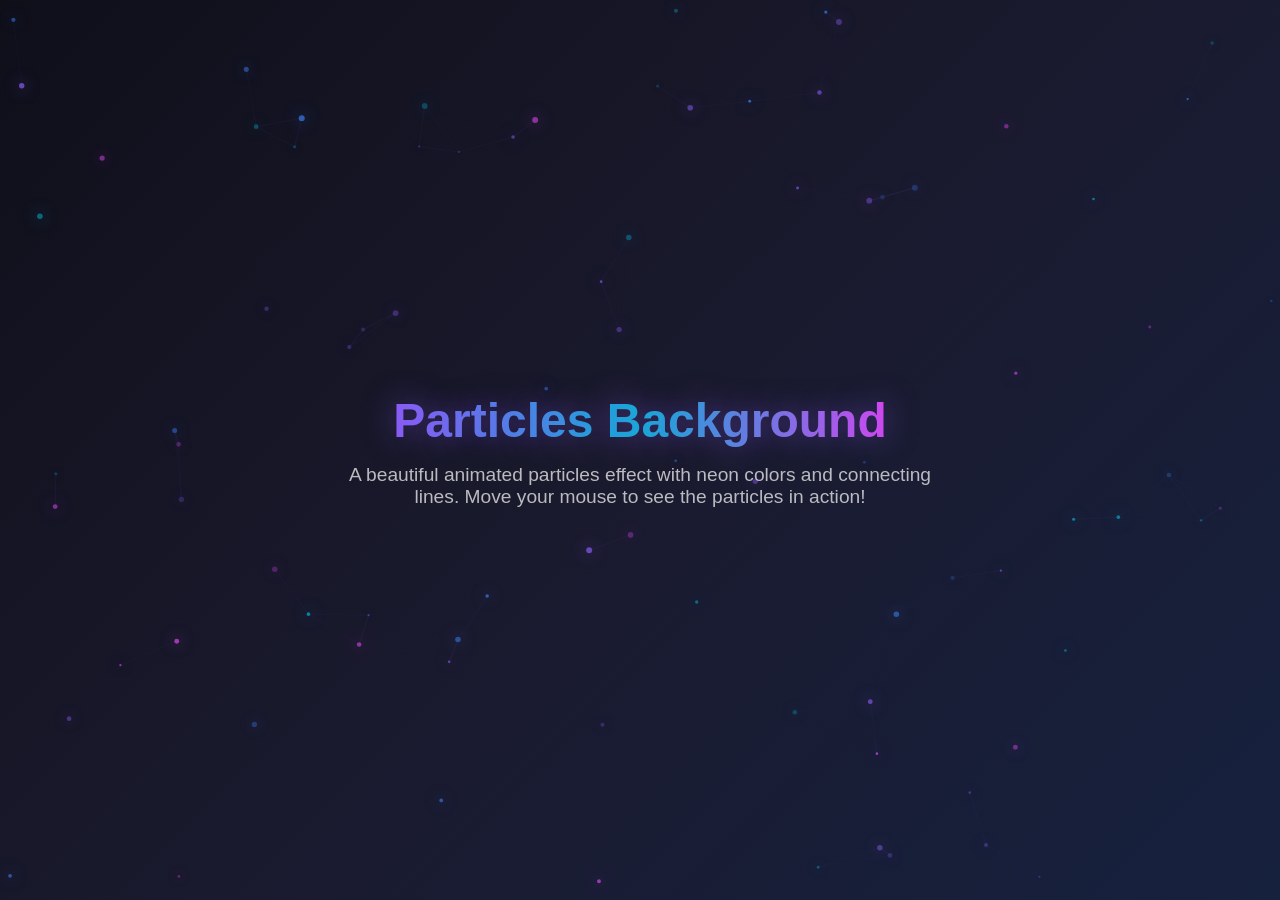
<file: TM_TechFest_Page/Particles.html>
<!DOCTYPE html>
<html lang="en">
<head>
  <meta charset="UTF-8">
  <meta name="viewport" content="width=device-width, initial-scale=1.0">
  <title>Particles Background</title>
  <style>
    * {
      margin: 0;
      padding: 0;
      box-sizing: border-box;
    }

    body {
      min-height: 100vh;
      background: linear-gradient(135deg, #0f0f1a 0%, #1a1a2e 50%, #16213e 100%);
      overflow: hidden;
    }

    #particles-canvas {
      position: fixed;
      top: 0;
      left: 0;
      width: 100%;
      height: 100%;
      z-index: 1;
      pointer-events: none;
    }

    .content {
      position: relative;
      z-index: 2;
      display: flex;
      flex-direction: column;
      align-items: center;
      justify-content: center;
      min-height: 100vh;
      color: #ffffff;
      text-align: center;
      padding: 20px;
    }

    .content h1 {
      font-family: 'Segoe UI', Tahoma, Geneva, Verdana, sans-serif;
      font-size: 3rem;
      font-weight: 700;
      margin-bottom: 1rem;
      background: linear-gradient(90deg, #8b5cf6, #06b6d4, #d946ef);
      -webkit-background-clip: text;
      -webkit-text-fill-color: transparent;
      background-clip: text;
      text-shadow: 0 0 30px rgba(139, 92, 246, 0.5);
    }

    .content p {
      font-family: 'Segoe UI', Tahoma, Geneva, Verdana, sans-serif;
      font-size: 1.2rem;
      color: rgba(255, 255, 255, 0.7);
      max-width: 600px;
    }
  </style>
</head>
<body>
  <canvas id="particles-canvas"></canvas>
  
  <div class="content">
    <h1>Particles Background</h1>
    <p>A beautiful animated particles effect with neon colors and connecting lines. Move your mouse to see the particles in action!</p>
  </div>

  <script>
    (function() {
      const canvas = document.getElementById('particles-canvas');
      const ctx = canvas.getContext('2d');

      if (!canvas || !ctx) {
        console.error('Canvas not supported');
        return;
      }

      let animationFrameId = null;
      let particles = [];

      // Particle class
      class Particle {
        constructor() {
          this.x = Math.random() * canvas.width;
          this.y = Math.random() * canvas.height;
          this.size = Math.random() * 2 + 1; // 1 to 3px
          this.speedX = Math.random() * 0.5 - 0.25; // Slow movement
          this.speedY = Math.random() * 0.5 - 0.25;
          // Neon colors: Violet, Cyan, Blue, Hot Pink
          const colors = ['#8b5cf6', '#06b6d4', '#3b82f6', '#d946ef'];
          this.color = colors[Math.floor(Math.random() * colors.length)];
          this.alpha = Math.random() * 0.5 + 0.2;
        }

        update() {
          this.x += this.speedX;
          this.y += this.speedY;

          // Wrap around screen
          if (this.x > canvas.width) this.x = 0;
          if (this.x < 0) this.x = canvas.width;
          if (this.y > canvas.height) this.y = 0;
          if (this.y < 0) this.y = canvas.height;
        }

        draw() {
          ctx.globalAlpha = this.alpha;
          ctx.beginPath();
          ctx.arc(this.x, this.y, this.size, 0, Math.PI * 2);
          ctx.fillStyle = this.color;
          // Glow effect
          ctx.shadowBlur = 15;
          ctx.shadowColor = this.color;
          ctx.fill();
          ctx.shadowBlur = 0; // Reset
          ctx.globalAlpha = 1.0;
        }
      }

      // Initialize particles
      function initParticles() {
        particles = [];
        const particleCount = Math.min(Math.floor(window.innerWidth / 15), 100); // Responsive count
        for (let i = 0; i < particleCount; i++) {
          particles.push(new Particle());
        }
      }

      // Set canvas size
      function resize() {
        canvas.width = window.innerWidth;
        canvas.height = window.innerHeight;
        initParticles();
      }

      // Animation loop
      function animate() {
        ctx.clearRect(0, 0, canvas.width, canvas.height);

        // Update and draw particles
        particles.forEach(p => {
          p.update();
          p.draw();
        });

        // Draw connecting lines if close
        particles.forEach((a, index) => {
          for (let j = index + 1; j < particles.length; j++) {
            const b = particles[j];
            const dx = a.x - b.x;
            const dy = a.y - b.y;
            const distance = Math.sqrt(dx * dx + dy * dy);

            if (distance < 100) {
              ctx.beginPath();
              ctx.strokeStyle = 'rgba(139, 92, 246, ' + (0.1 * (1 - distance / 100)) + ')'; // Violet tint
              ctx.lineWidth = 1;
              ctx.moveTo(a.x, a.y);
              ctx.lineTo(b.x, b.y);
              ctx.stroke();
            }
          }
        });

        animationFrameId = requestAnimationFrame(animate);
      }

      // Event listeners
      window.addEventListener('resize', resize);

      // Initialize
      resize();
      animate();

      // Cleanup function (for SPA frameworks or manual cleanup)
      window.cleanupParticles = function() {
        window.removeEventListener('resize', resize);
        if (animationFrameId) {
          cancelAnimationFrame(animationFrameId);
        }
      };
    })();
  </script>
</body>
</html>
</file>
